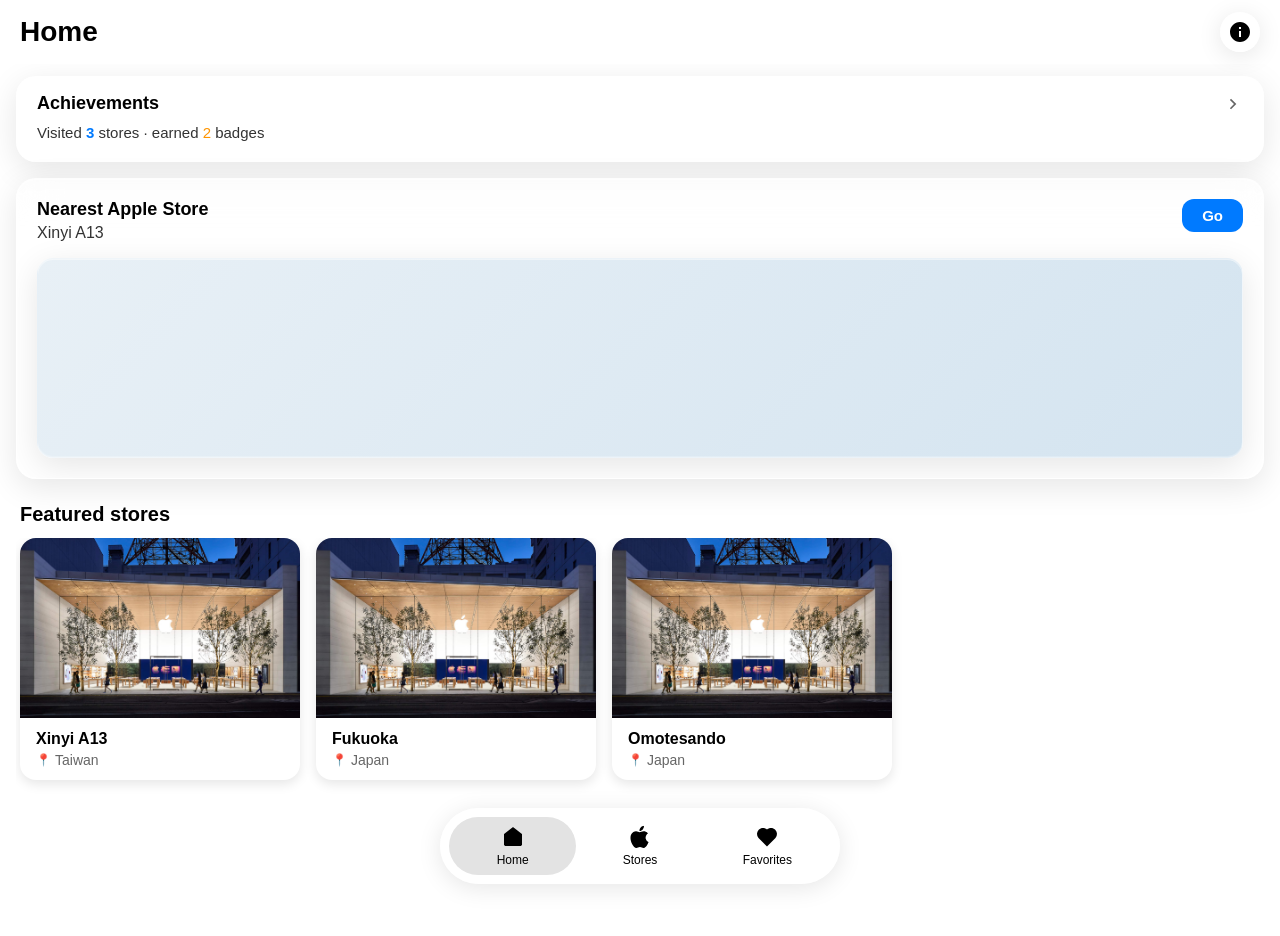
<file: index.html>
<!DOCTYPE html>
<html lang="en">
<head>
  <meta charset="UTF-8" />
  <meta name="viewport" content="width=device-width, initial-scale=1.0, user-scalable=no" />
  <meta name="theme-color" content="#ffffff" />
  <meta name="apple-mobile-web-app-capable" content="yes" />
  <meta name="apple-mobile-web-app-status-bar-style" content="default" />
  <meta name="apple-mobile-web-app-title" content="AStore Trip" />
  <!-- Google tag (gtag.js) -->
  <script async src="https://www.googletagmanager.com/gtag/js?id=G-RFGRNM7CJS"></script>
  <script>
    window.dataLayer = window.dataLayer || [];
    function gtag(){dataLayer.push(arguments);}
    gtag('js', new Date());
    gtag('config', 'G-RFGRNM7CJS');
  </script>
  <title>AStore Trip - Home</title>
  <link rel="icon" type="image/png" href="./assets/app_icon.png" />
  <link rel="apple-touch-icon" href="./assets/app_icon.png" />
  <link rel="manifest" href="./manifest.webmanifest" />
  <link rel="stylesheet" href="./css/base.css" />
  <link rel="stylesheet" href="./css/glass.css" />
  <link rel="stylesheet" href="./css/layout.css" />
  <link rel="stylesheet" href="./css/pwa-update.css" />
  <link rel="stylesheet" href="./css/pwa-install.css" />
</head>
<body>
  <!-- Header -->
  <header class="page-header">
    <h1 class="page-title">Home</h1>
    <a href="./about.html" class="info-btn" aria-label="About">
      <img src="./assets/icon/info.svg" alt="About" class="info-icon" />
    </a>
  </header>

  <main class="home-main">
    <!-- Achievement card -->
    <section class="achievement-card liquid-glass" onclick="openAchievementsSheet()">
      <div class="achievement-header">
        <span class="achievement-label">Achievements</span>
        <img src="./assets/icon/arrow_right.svg" alt="Go" class="achievement-arrow" />
      </div>
      <div class="achievement-stats">
        <span>Visited <span class="highlight-blue" id="visitedCount">3</span> stores · earned <span class="highlight-orange" id="badgeCount">2</span> badges</span>
      </div>
    </section>

    <!-- Classic product showcase -->
    <section class="product-showcase" style="display: none;">
      <div class="product-image-wrapper">
        <img id="productImage" src="./assets/placeholders/imac-1998.png" alt="Product" class="product-image" />
      </div>
      <div class="product-info">
        <div id="productYear" class="product-year">1998</div>
        <div id="productName" class="product-name">iMac</div>
      </div>
    </section>

    <!-- Nearest Apple Store -->
    <section class="nearest-store-card liquid-glass">
      <div class="nearest-store-header">
        <div>
          <h3 class="nearest-store-title">Nearest Apple Store</h3>
          <p class="nearest-store-subtitle">Xinyi A13</p>
        </div>
        <button class="go-btn">Go</button>
      </div>
      <div class="store-map-container">
        <div class="store-map liquid-glass" id="nearestStoreMapContainer">
          <!-- Google Map iframe injected by JavaScript -->
        </div>
      </div>
    </section>

    <!-- Featured stores -->
    <section class="featured-stores">
      <h3 class="featured-stores-title">Featured stores</h3>
      <div class="featured-stores-scroll" id="featuredList">
        <div class="featured-store-card">
          <img src="./assets/placeholders/store-1.jpg" alt="Xinyi A13" />
          <div class="featured-store-info">
            <h4>Xinyi A13</h4>
            <p><span class="pin-icon">📍</span> Taiwan</p>
          </div>
        </div>
        <div class="featured-store-card">
          <img src="assets/placeholders/store-1.jpg" alt="Fukuoka" />
          <div class="featured-store-info">
            <h4>Fukuoka</h4>
            <p><span class="pin-icon">📍</span> Japan</p>
          </div>
        </div>
        <div class="featured-store-card">
          <img src="assets/placeholders/store-1.jpg" alt="Omotesando" />
          <div class="featured-store-info">
            <h4>Omotesando</h4>
            <p><span class="pin-icon">📍</span> Japan</p>
          </div>
        </div>
      </div>
    </section>
  </main>

  <!-- Bottom navigation -->
  <nav class="bottom-nav liquid-glass">
    <a href="./index.html" class="nav-item active">
      <span class="nav-icon"><img src="./assets/icon/home.svg" alt="Home" /></span>
      <span class="nav-label">Home</span>
    </a>
    <a href="./stores.html" class="nav-item">
      <span class="nav-icon"><img src="./assets/icon/apple.svg" alt="Stores" /></span>
      <span class="nav-label">Stores</span>
    </a>
    <a href="./favorites.html" class="nav-item">
      <span class="nav-icon"><img src="./assets/icon/favorites.svg" alt="Favorites" /></span>
      <span class="nav-label">Favorites</span>
    </a>
  </nav>

  <script src="./js/data.js"></script>
  <script src="./js/main.js"></script>
  <script src="./js/pwa-update.js"></script>
  <script src="./js/pwa-install.js"></script>
  <script>
    // Register Service Worker for PWA
    if ('serviceWorker' in navigator) {
      window.addEventListener('load', () => {
        navigator.serviceWorker.register('./sw.js')
          .then(reg => console.log('Service Worker registered:', reg))
          .catch(err => console.error('Service Worker registration failed:', err));
      });
    }

    function openAchievementsSheet() {
      window.location.href = './achievements.html';
    }
  </script>
</body>
</html>
</file>
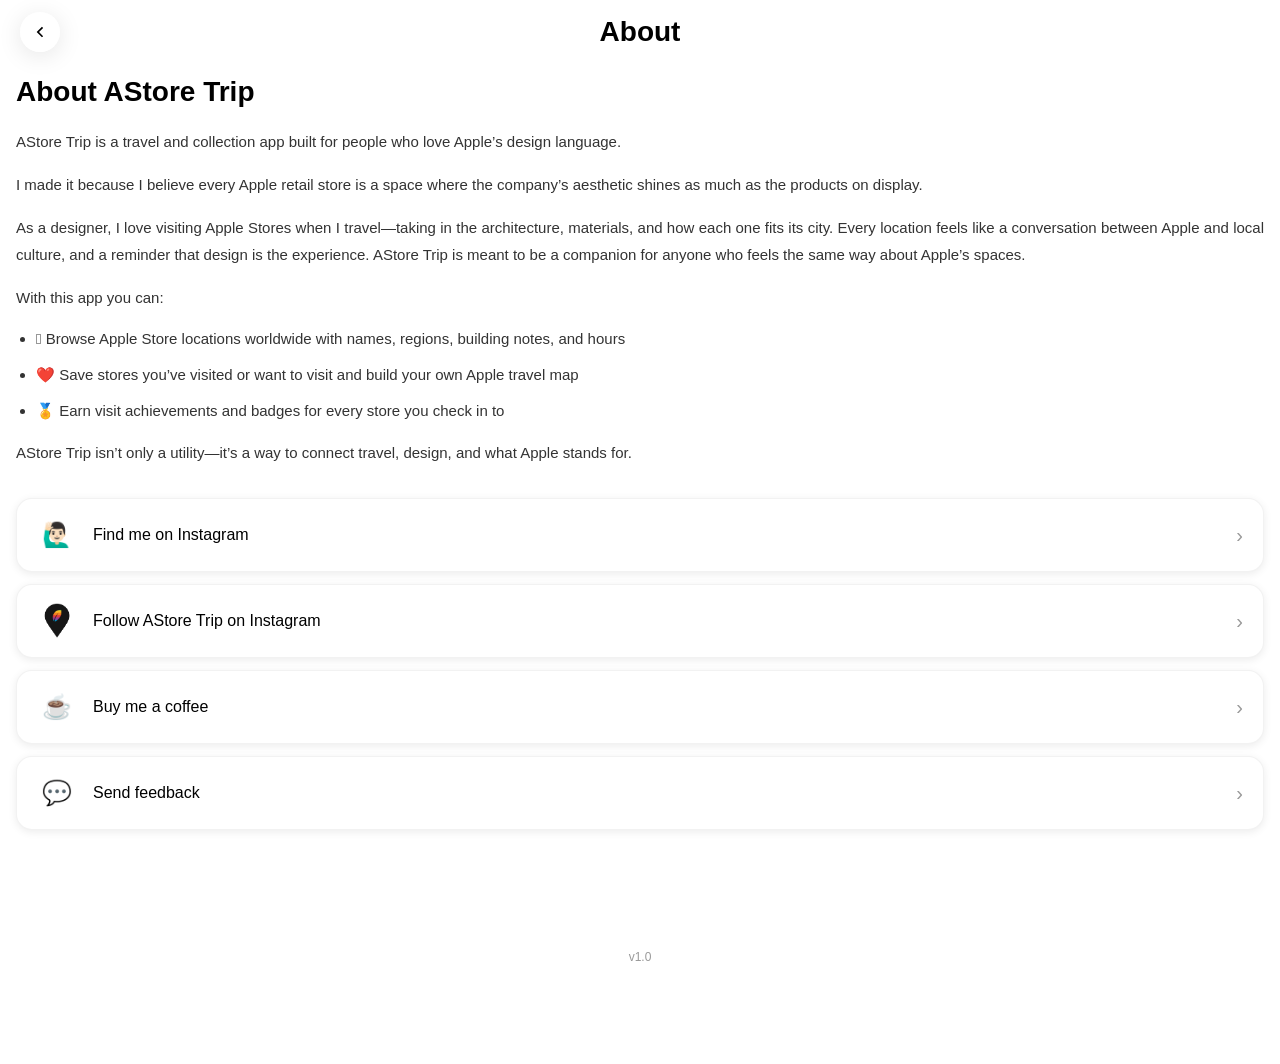
<file: about.html>
<!DOCTYPE html>
<html lang="en">
<head>
  <meta charset="UTF-8" />
  <meta name="viewport" content="width=device-width, initial-scale=1.0, user-scalable=no" />
  <meta name="theme-color" content="#ffffff" />
  <meta name="apple-mobile-web-app-capable" content="yes" />
  <meta name="apple-mobile-web-app-status-bar-style" content="default" />
  <meta name="apple-mobile-web-app-title" content="AStore Trip" />
  <!-- Google tag (gtag.js) -->
  <script async src="https://www.googletagmanager.com/gtag/js?id=G-RFGRNM7CJS"></script>
  <script>
    window.dataLayer = window.dataLayer || [];
    function gtag(){dataLayer.push(arguments);}
    gtag('js', new Date());
    gtag('config', 'G-RFGRNM7CJS');
  </script>
  <title>AStore Trip - About</title>
  <link rel="icon" type="image/png" href="./assets/app_icon.png" />
  <link rel="apple-touch-icon" href="./assets/app_icon.png" />
  <link rel="manifest" href="./manifest.webmanifest" />
  <link rel="stylesheet" href="./css/base.css" />
  <link rel="stylesheet" href="./css/glass.css" />
  <link rel="stylesheet" href="./css/layout.css" />
  <link rel="stylesheet" href="./css/pwa-update.css" />
  <link rel="stylesheet" href="./css/pwa-install.css" />
</head>
<body>
  <!-- Header -->
  <header class="page-header">
    <a class="back-btn" href="./index.html" aria-label="Back">
      <img src="./assets/icon/arrow_left.svg" alt="Back" class="back-icon" />
    </a>
    <h1 class="page-title" style="flex: 1; text-align: center;">About</h1>
    <div style="width: 40px;"></div>
  </header>

  <main class="about-main">
    <section class="about-section">
      <h2 class="about-title">About AStore Trip</h2>
      <div class="about-content">
        <p>AStore Trip is a travel and collection app built for people who love Apple’s design language.</p>
        <p>I made it because I believe every Apple retail store is a space where the company’s aesthetic shines as much as the products on display.</p>
        <p>As a designer, I love visiting Apple Stores when I travel—taking in the architecture, materials, and how each one fits its city. Every location feels like a conversation between Apple and local culture, and a reminder that design is the experience. AStore Trip is meant to be a companion for anyone who feels the same way about Apple’s spaces.</p>
        <p>With this app you can:</p>
        <ul class="about-features">
          <li> Browse Apple Store locations worldwide with names, regions, building notes, and hours</li>
          <li>❤️ Save stores you’ve visited or want to visit and build your own Apple travel map</li>
          <li>🏅 Earn visit achievements and badges for every store you check in to</li>
        </ul>
        <p>AStore Trip isn’t only a utility—it’s a way to connect travel, design, and what Apple stands for.</p>
      </div>
    </section>

    <section class="about-links">
      <a href="https://instagram.com/jerry10jerry10" target="_blank" rel="noopener" class="link-card">
        <div class="link-icon">🙋🏻‍♂️</div>
        <div class="link-content">
          <h3 class="link-title">Find me on Instagram</h3>
        </div>
        <div class="link-arrow">›</div>
      </a>
      <a href="https://www.instagram.com/astoretrip" target="_blank" rel="noopener" class="link-card">
        <div class="link-icon">
          <img src="./assets/app_icon.png" alt="" width="40" height="40" class="link-icon-app" />
        </div>
        <div class="link-content">
          <h3 class="link-title">Follow AStore Trip on Instagram</h3>
        </div>
        <div class="link-arrow">›</div>
      </a>
      <a href="https://buymeacoffee.com/jerryjhang" target="_blank" rel="noopener" class="link-card">
        <div class="link-icon">☕</div>
        <div class="link-content">
          <h3 class="link-title">Buy me a coffee</h3>
        </div>
        <div class="link-arrow">›</div>
      </a>
      <a href="https://forms.gle/gA3AZcMZrPBkQu5i9" target="_blank" rel="noopener" class="link-card">
        <div class="link-icon">💬</div>
        <div class="link-content">
          <h3 class="link-title">Send feedback</h3>
        </div>
        <div class="link-arrow">›</div>
      </a>
    </section>
  </main>

  <div class="app-version" id="appVersion"></div>

  <script src="./js/data.js"></script>
  <script src="./js/pwa-update.js"></script>
  <script src="./js/pwa-install.js"></script>
  <script>
    if ('serviceWorker' in navigator) {
      window.addEventListener('load', () => {
        navigator.serviceWorker.register('./sw.js')
          .then(reg => console.log('Service Worker registered:', reg))
          .catch(err => console.error('Service Worker registration failed:', err));
      });
    }

    async function displayVersion() {
      try {
        const response = await fetch('./sw.js');
        const text = await response.text();
        const versionMatch = text.match(/const APP_VERSION = ['"]([^'"]+)['"]/);
        if (versionMatch && versionMatch[1]) {
          const versionEl = document.getElementById('appVersion');
          if (versionEl) {
            versionEl.textContent = versionMatch[1];
          }
        }
      } catch (error) {
        console.error('Failed to load version:', error);
        const versionEl = document.getElementById('appVersion');
        if (versionEl) {
          versionEl.textContent = 'v1.0';
        }
      }
    }

    displayVersion();
  </script>
</body>
</html>
</file>
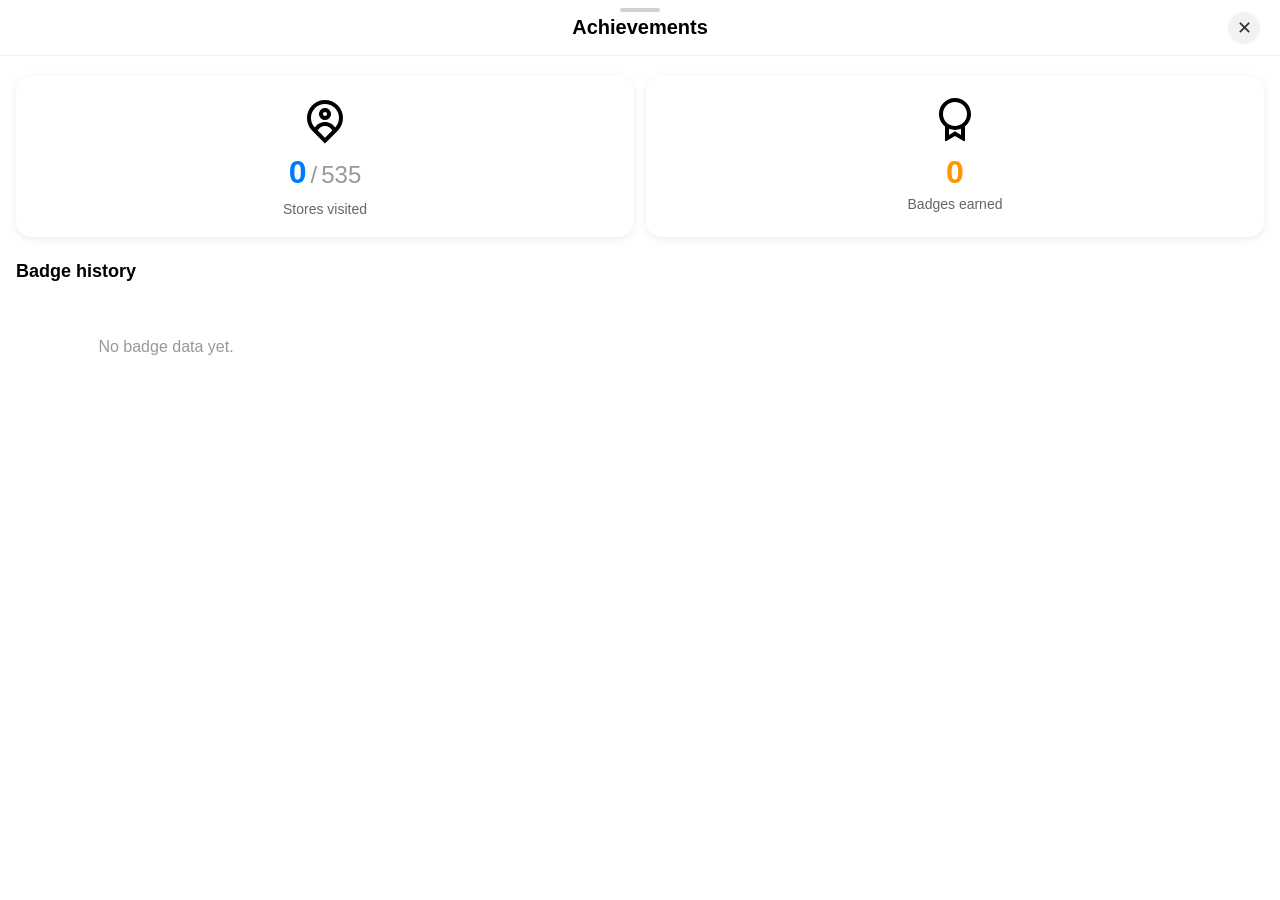
<file: achievements.html>
<!DOCTYPE html>
<html lang="en">
<head>
  <meta charset="UTF-8" />
  <meta name="viewport" content="width=device-width, initial-scale=1.0, user-scalable=no" />
  <meta name="theme-color" content="#ffffff" />
  <meta name="apple-mobile-web-app-capable" content="yes" />
  <meta name="apple-mobile-web-app-status-bar-style" content="default" />
  <meta name="apple-mobile-web-app-title" content="AStore Trip" />
  <!-- Google tag (gtag.js) -->
  <script async src="https://www.googletagmanager.com/gtag/js?id=G-RFGRNM7CJS"></script>
  <script>
    window.dataLayer = window.dataLayer || [];
    function gtag(){dataLayer.push(arguments);}
    gtag('js', new Date());
    gtag('config', 'G-RFGRNM7CJS');
  </script>
  <title>AStore Trip - Achievements</title>
  <link rel="icon" type="image/png" href="./assets/app_icon.png" />
  <link rel="apple-touch-icon" href="./assets/app_icon.png" />
  <link rel="manifest" href="./manifest.webmanifest" />
  <link rel="stylesheet" href="./css/base.css" />
  <link rel="stylesheet" href="./css/glass.css" />
  <link rel="stylesheet" href="./css/layout.css" />
  <link rel="stylesheet" href="./css/pwa-update.css" />
  <link rel="stylesheet" href="./css/pwa-install.css" />
</head>
<body>
  <div class="sheet-backdrop" id="sheetBackdrop"></div>

  <div class="achievement-sheet" id="achievementSheet">
    <div class="sheet-header">
      <div class="sheet-handle"></div>
      <h1 class="sheet-title">Achievements</h1>
      <button class="sheet-close-btn" id="sheetCloseBtn" aria-label="Close">
        <span class="close-icon">✕</span>
      </button>
    </div>

    <main class="achievements-main">
      <section class="achievement-summary">
        <div class="summary-cards">
          <div class="summary-card">
            <div class="summary-icon">
              <img src="./assets/icon/Checkin.svg" alt="Stores visited" />
            </div>
            <div class="summary-number-row">
              <div class="summary-card__number highlight-blue" id="achVisitedCount">3</div>
              <div class="summary-card__divider">/</div>
              <div class="summary-card__total">535</div>
            </div>
            <div class="summary-card__label">Stores visited</div>
          </div>
          <div class="summary-card">
            <div class="summary-icon">
              <img src="./assets/icon/Achievement.svg" alt="Badges earned" />
            </div>
            <div class="summary-card__number highlight-orange" id="achBadgeCount">2</div>
            <div class="summary-card__label">Badges earned</div>
          </div>
        </div>
      </section>

      <section class="historical-achievements">
        <h2 class="section-title">Badge history</h2>
        <div class="country-flags-grid" id="countryFlagsGrid">
          <div class="medals-loading" id="medalsLoading">
            <div class="loading-spinner"></div>
            <div class="loading-text">Loading…</div>
          </div>
        </div>
      </section>
    </main>
  </div>

  <script src="./js/data.js"></script>
  <script src="./js/achievements.js"></script>
  <script src="./js/pwa-update.js"></script>
  <script src="./js/pwa-install.js"></script>
  <script>
    document.addEventListener('DOMContentLoaded', () => {
      const sheet = document.getElementById('achievementSheet');
      const backdrop = document.getElementById('sheetBackdrop');
      const closeBtn = document.getElementById('sheetCloseBtn');

      setTimeout(() => {
        sheet.classList.add('show');
        backdrop.classList.add('show');
      }, 10);

      function closeSheet() {
        sheet.classList.remove('show');
        backdrop.classList.remove('show');
        setTimeout(() => {
          window.history.back();
        }, 300);
      }

      if (closeBtn) {
        closeBtn.addEventListener('click', closeSheet);
      }

      if (backdrop) {
        backdrop.addEventListener('click', closeSheet);
      }

      if (window.AchievementsPage) {
        window.AchievementsPage.init();
      }

      if ('serviceWorker' in navigator) {
        navigator.serviceWorker.register('./sw.js')
          .then(reg => console.log('Service Worker registered:', reg))
          .catch(err => console.error('Service Worker registration failed:', err));
      }
    });
  </script>
</body>
</html>
</file>
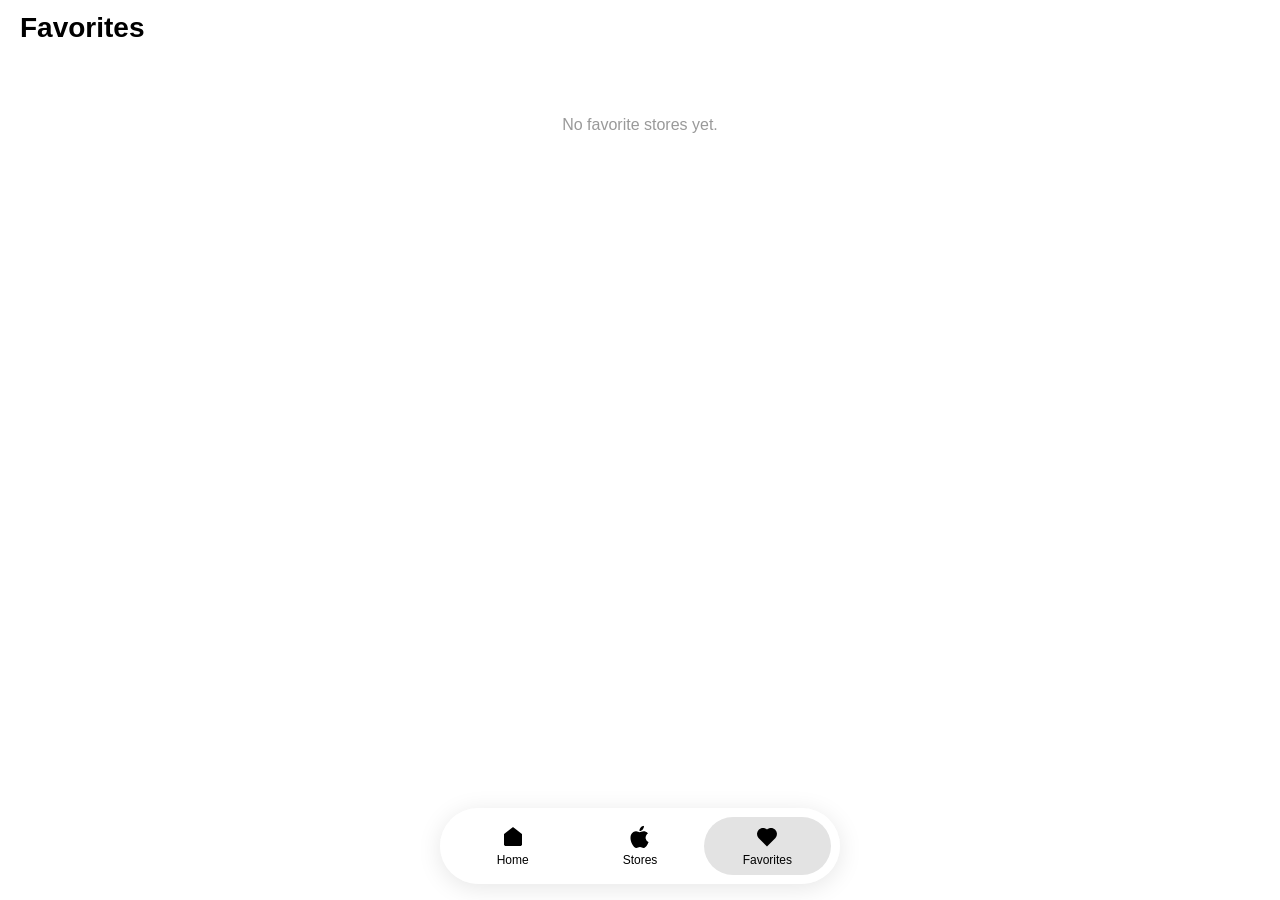
<file: favorites.html>
<!DOCTYPE html>
<html lang="en">
<head>
  <meta charset="UTF-8" />
  <meta name="viewport" content="width=device-width, initial-scale=1.0, user-scalable=no" />
  <meta name="theme-color" content="#ffffff" />
  <meta name="apple-mobile-web-app-capable" content="yes" />
  <meta name="apple-mobile-web-app-status-bar-style" content="default" />
  <meta name="apple-mobile-web-app-title" content="AStore Trip" />
  <!-- Google tag (gtag.js) -->
  <script async src="https://www.googletagmanager.com/gtag/js?id=G-RFGRNM7CJS"></script>
  <script>
    window.dataLayer = window.dataLayer || [];
    function gtag(){dataLayer.push(arguments);}
    gtag('js', new Date());
    gtag('config', 'G-RFGRNM7CJS');
  </script>
  <title>AStore Trip - Favorites</title>
  <link rel="icon" type="image/png" href="./assets/app_icon.png" />
  <link rel="apple-touch-icon" href="./assets/app_icon.png" />
  <link rel="manifest" href="./manifest.webmanifest" />
  <link rel="stylesheet" href="./css/base.css" />
  <link rel="stylesheet" href="./css/glass.css" />
  <link rel="stylesheet" href="./css/layout.css" />
  <link rel="stylesheet" href="./css/pwa-update.css" />
  <link rel="stylesheet" href="./css/pwa-install.css" />
</head>
<body>
  <header class="page-header">
    <h1 class="page-title">Favorites</h1>
  </header>

  <main class="favorites-main">
    <div class="favorites-grid" id="favoritesGrid">
    </div>
  </main>

  <nav class="bottom-nav liquid-glass">
    <a href="./index.html" class="nav-item">
      <span class="nav-icon"><img src="./assets/icon/home.svg" alt="Home" /></span>
      <span class="nav-label">Home</span>
    </a>
    <a href="./stores.html" class="nav-item">
      <span class="nav-icon"><img src="./assets/icon/apple.svg" alt="Stores" /></span>
      <span class="nav-label">Stores</span>
    </a>
    <a href="./favorites.html" class="nav-item active">
      <span class="nav-icon"><img src="./assets/icon/favorites.svg" alt="Favorites" /></span>
      <span class="nav-label">Favorites</span>
    </a>
  </nav>

  <script src="./js/data.js"></script>
  <script src="./js/favorites.js"></script>
  <script src="./js/pwa-update.js"></script>
  <script src="./js/pwa-install.js"></script>
  <script>
    if ('serviceWorker' in navigator) {
      window.addEventListener('load', () => {
        navigator.serviceWorker.register('./sw.js')
          .then(reg => console.log('Service Worker registered:', reg))
          .catch(err => console.error('Service Worker registration failed:', err));
      });
    }
  </script>
</body>
</html>
</file>
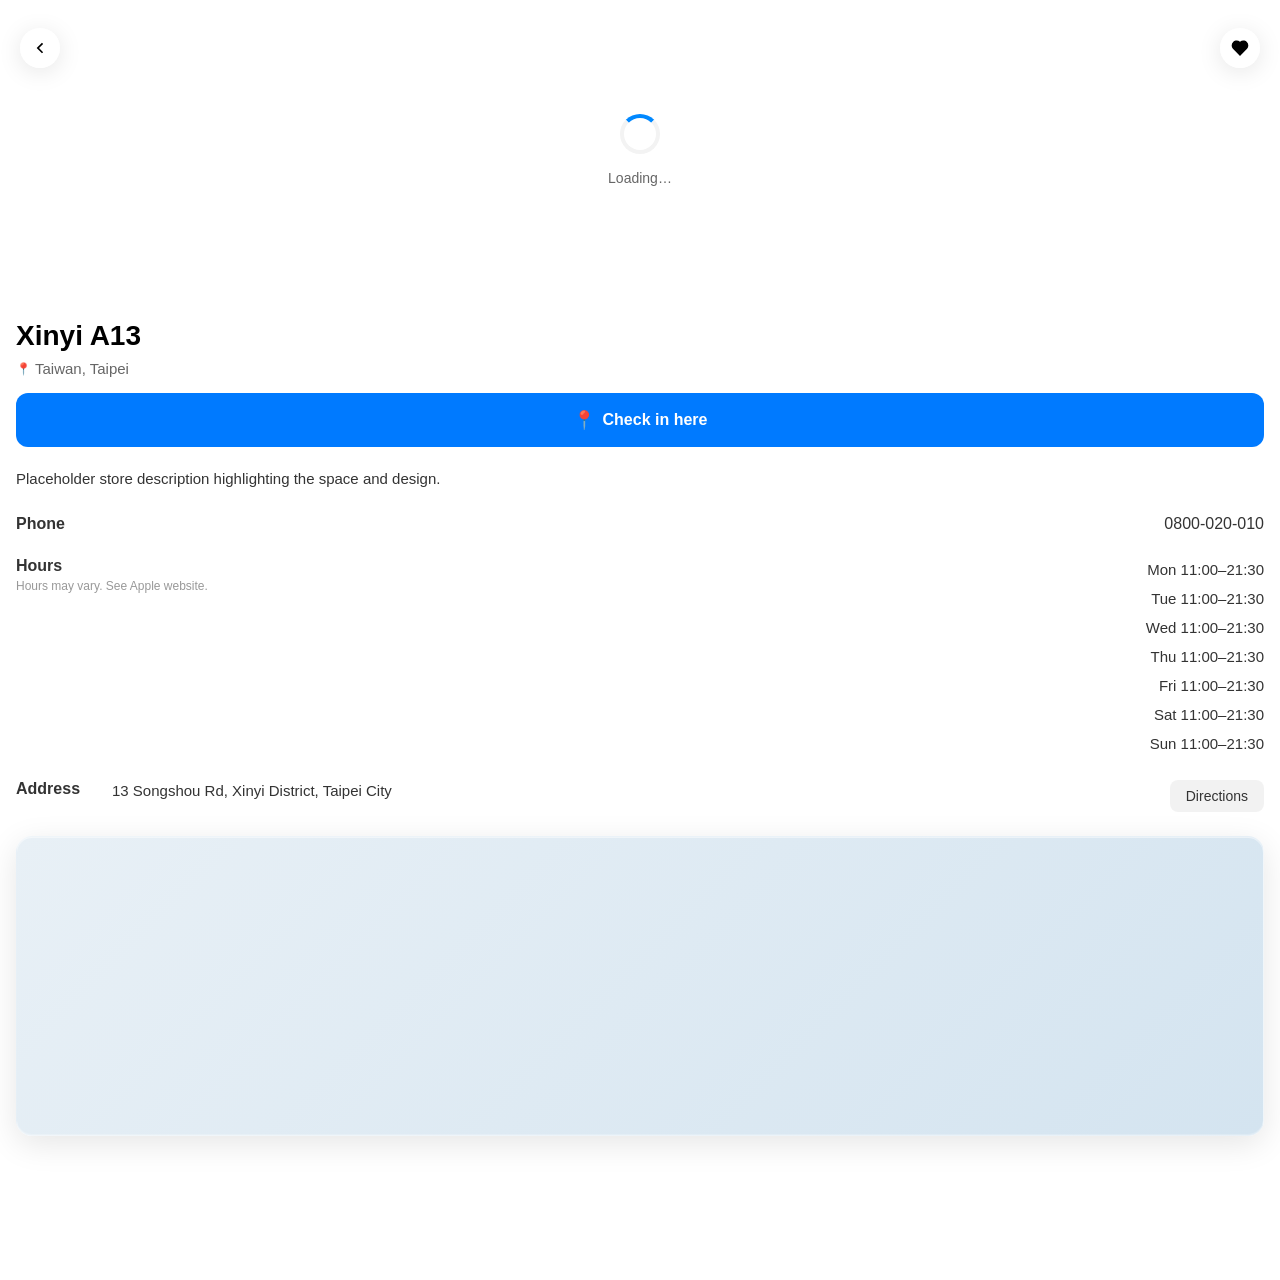
<file: storepage.html>
<!DOCTYPE html>
<html lang="en">
<head>
  <meta charset="UTF-8" />
  <meta name="viewport" content="width=device-width, initial-scale=1.0, user-scalable=no" />
  <meta name="theme-color" content="#ffffff" />
  <meta name="apple-mobile-web-app-capable" content="yes" />
  <meta name="apple-mobile-web-app-status-bar-style" content="default" />
  <meta name="apple-mobile-web-app-title" content="AStore Trip" />
  <!-- Google tag (gtag.js) -->
  <script async src="https://www.googletagmanager.com/gtag/js?id=G-RFGRNM7CJS"></script>
  <script>
    window.dataLayer = window.dataLayer || [];
    function gtag(){dataLayer.push(arguments);}
    gtag('js', new Date());
    gtag('config', 'G-RFGRNM7CJS');
  </script>
  <title>AStore Trip - Store</title>
  <link rel="icon" type="image/png" href="./assets/app_icon.png" />
  <link rel="apple-touch-icon" href="./assets/app_icon.png" />
  <link rel="manifest" href="./manifest.webmanifest" />
  <link rel="stylesheet" href="./css/base.css" />
  <link rel="stylesheet" href="./css/glass.css" />
  <link rel="stylesheet" href="./css/layout.css" />
  <link rel="stylesheet" href="./css/pwa-update.css" />
  <link rel="stylesheet" href="./css/pwa-install.css" />
</head>
<body>
  <header class="store-header">
    <a class="back-btn" href="./stores.html" aria-label="Back">
      <img src="./assets/icon/arrow_left.svg" alt="Back" class="back-icon" />
    </a>
    <button class="favorite-header-btn" id="headerFavoriteBtn" aria-label="Favorite">
      <img src="./assets/icon/favorites.svg" alt="Favorite" class="favorite-icon" id="headerFavoriteIcon" />
    </button>
  </header>

  <main class="storepage-main">
    <section class="store-hero">
      <div class="carousel-container" id="carouselContainer">
        <div class="carousel-loading" id="carouselLoading">
          <div class="loading-spinner"></div>
          <div class="loading-text">Loading…</div>
        </div>
        <div class="carousel-track" id="carouselTrack">
        </div>
      </div>
      <div class="carousel-indicators" id="carouselIndicators">
      </div>
    </section>

    <section class="store-title-section">
      <h2 id="storeName" class="store-name">Xinyi A13</h2>
      <p class="store-location">
        <span class="pin-icon">📍</span>
        <span id="storeLocation">Taiwan, Taipei</span>
      </p>
    </section>

    <section class="checkin-section">
      <button id="btnCheckin" class="checkin-btn">
        <span class="checkin-icon">📍</span>
        <span class="checkin-text">Check in here</span>
      </button>
      <div class="checkin-success" id="checkinSuccess" style="display: none;">
        <div class="checkin-success-row">
          <button class="checkin-btn checkin-btn-success">
            <span class="checkin-icon">✓</span>
            <span class="checkin-text">Checked in</span>
          </button>
          <button id="btnVerifyLocation" class="verify-location-btn" style="display: none;" aria-label="Verify location">
            <img src="./assets/icon/gpscheck.svg" alt="Verify location" class="verify-icon" />
          </button>
        </div>
        <p class="checkin-date" id="checkinDate">
          <span id="checkinDateText"></span>
          <img id="verifiedBadge" src="./assets/icon/badge.svg" alt="Verified" class="verified-badge" style="display: none;" />
        </p>
      </div>
    </section>

    <div class="toast" id="toast" style="display: none;">
      <span id="toastMessage"></span>
    </div>

    <div class="medal-congrats-modal" id="medalCongratsModal" style="display: none;">
      <div class="medal-congrats-backdrop"></div>
      <div class="medal-congrats-content">
        <h3 class="medal-congrats-title">You earned a new badge!</h3>
        <div class="medal-congrats-medal" id="medalCongratsMedal">
        </div>
        <p class="medal-congrats-name" id="medalCongratsName"></p>
        <div class="medal-congrats-actions">
          <button class="medal-congrats-btn secondary" id="medalCongratsClose">OK</button>
          <button class="medal-congrats-btn primary" id="medalCongratsView">View achievements</button>
        </div>
      </div>
    </div>

    <section class="store-description">
      <p id="storeDesc">Placeholder store description highlighting the space and design.</p>
    </section>

    <section class="store-contact">
      <div class="info-row">
        <h3 class="section-label">Phone</h3>
        <p class="contact-phone" id="storePhone">0800-020-010</p>
      </div>
    </section>

    <section class="store-hours-section">
      <div class="info-row">
        <div class="section-label-wrapper">
          <h3 class="section-label">Hours</h3>
          <p class="hours-note">Hours may vary. See Apple website.</p>
        </div>
        <div class="hours-list" id="storeHours">
          <div class="hours-item">Mon 11:00–21:30</div>
          <div class="hours-item">Tue 11:00–21:30</div>
          <div class="hours-item">Wed 11:00–21:30</div>
          <div class="hours-item">Thu 11:00–21:30</div>
          <div class="hours-item">Fri 11:00–21:30</div>
          <div class="hours-item">Sat 11:00–21:30</div>
          <div class="hours-item">Sun 11:00–21:30</div>
        </div>
      </div>
    </section>

    <section class="store-address-section">
      <div class="info-row">
        <h3 class="section-label">Address</h3>
        <div class="address-content">
          <p class="store-address" id="storeAddress">13 Songshou Rd, Xinyi District, Taipei City</p>
          <a id="btnNavigate" class="navigate-btn" href="#" target="_blank" rel="noopener">Directions</a>
        </div>
      </div>
    </section>

    <section class="store-map-section">
      <div class="store-map liquid-glass" id="storeMapContainer">
      </div>
    </section>
  </main>

  <script src="./js/data.js"></script>
  <script src="./js/storeDetail.js"></script>
  <script src="./js/pwa-update.js"></script>
  <script src="./js/pwa-install.js"></script>
  <script>
    if ('serviceWorker' in navigator) {
      window.addEventListener('load', () => {
        navigator.serviceWorker.register('./sw.js')
          .then(reg => console.log('Service Worker registered:', reg))
          .catch(err => console.error('Service Worker registration failed:', err));
      });
    }

    if (window.StoreDetailPage) {
      window.StoreDetailPage.init();
    }
  </script>
</body>
</html>
</file>
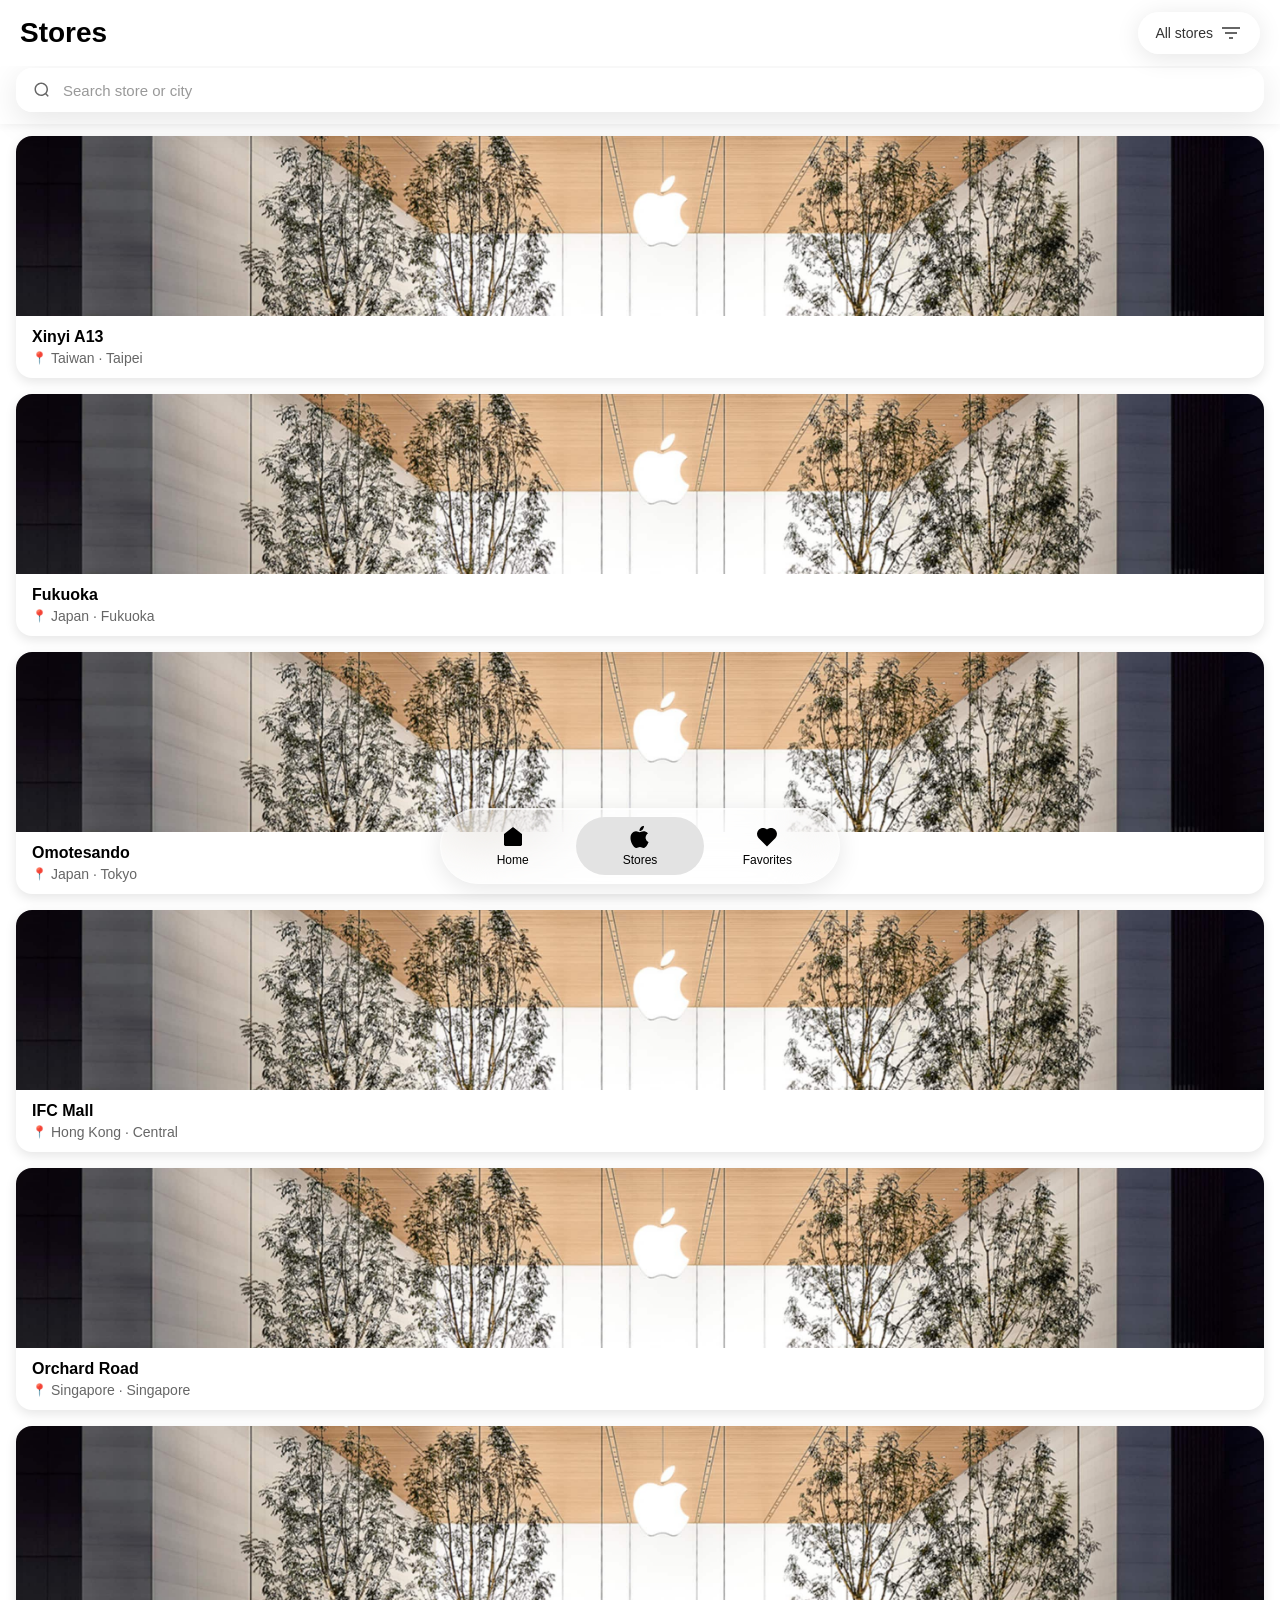
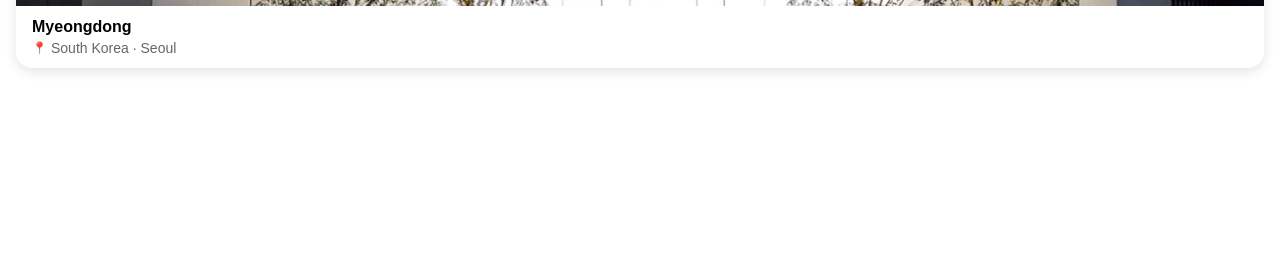
<file: stores.html>
<!DOCTYPE html>
<html lang="en">
<head>
  <meta charset="UTF-8" />
  <meta name="viewport" content="width=device-width, initial-scale=1.0, user-scalable=no" />
  <meta name="theme-color" content="#ffffff" />
  <meta name="apple-mobile-web-app-capable" content="yes" />
  <meta name="apple-mobile-web-app-status-bar-style" content="default" />
  <meta name="apple-mobile-web-app-title" content="AStore Trip" />
  <!-- Google tag (gtag.js) -->
  <script async src="https://www.googletagmanager.com/gtag/js?id=G-RFGRNM7CJS"></script>
  <script>
    window.dataLayer = window.dataLayer || [];
    function gtag(){dataLayer.push(arguments);}
    gtag('js', new Date());
    gtag('config', 'G-RFGRNM7CJS');
  </script>
  <title>AStore Trip - Stores</title>
  <link rel="icon" type="image/png" href="./assets/app_icon.png" />
  <link rel="apple-touch-icon" href="./assets/app_icon.png" />
  <link rel="manifest" href="./manifest.webmanifest" />
  <link rel="stylesheet" href="./css/base.css" />
  <link rel="stylesheet" href="./css/glass.css" />
  <link rel="stylesheet" href="./css/layout.css" />
  <link rel="stylesheet" href="./css/pwa-update.css" />
  <link rel="stylesheet" href="./css/pwa-install.css" />
</head>
<body>
  <header class="page-header">
    <h1 class="page-title">Stores</h1>
    <div class="header-actions">
      <button class="filter-btn" id="filterBtn" aria-label="Filter">
        <span class="filter-text">All stores</span>
        <img src="./assets/icon/filter.svg" alt="Filter" class="filter-icon" />
      </button>
      <div class="filter-dropdown" id="filterDropdown">
        <div class="dropdown-item active" data-region="all">
          <span>All stores</span>
          <span class="check-icon">✓</span>
        </div>
        <div class="dropdown-item" data-region="tw">
          <span>Taiwan</span>
          <span class="check-icon" style="display: none;">✓</span>
        </div>
        <div class="dropdown-item" data-region="au">
          <span>Australia</span>
          <span class="check-icon" style="display: none;">✓</span>
        </div>
        <div class="dropdown-item" data-region="at">
          <span>Austria</span>
          <span class="check-icon" style="display: none;">✓</span>
        </div>
        <div class="dropdown-item" data-region="be">
          <span>Belgium</span>
          <span class="check-icon" style="display: none;">✓</span>
        </div>
        <div class="dropdown-item" data-region="br">
          <span>Brazil</span>
          <span class="check-icon" style="display: none;">✓</span>
        </div>
        <div class="dropdown-item" data-region="ca">
          <span>Canada</span>
          <span class="check-icon" style="display: none;">✓</span>
        </div>
        <div class="dropdown-item" data-region="cn">
          <span>Mainland China</span>
          <span class="check-icon" style="display: none;">✓</span>
        </div>
        <div class="dropdown-item" data-region="fr">
          <span>France</span>
          <span class="check-icon" style="display: none;">✓</span>
        </div>
        <div class="dropdown-item" data-region="de">
          <span>Germany</span>
          <span class="check-icon" style="display: none;">✓</span>
        </div>
        <div class="dropdown-item" data-region="hk">
          <span>Hong Kong</span>
          <span class="check-icon" style="display: none;">✓</span>
        </div>
        <div class="dropdown-item" data-region="in">
          <span>India</span>
          <span class="check-icon" style="display: none;">✓</span>
        </div>
        <div class="dropdown-item" data-region="it">
          <span>Italy</span>
          <span class="check-icon" style="display: none;">✓</span>
        </div>
        <div class="dropdown-item" data-region="jp">
          <span>Japan</span>
          <span class="check-icon" style="display: none;">✓</span>
        </div>
        <div class="dropdown-item" data-region="mo">
          <span>Macau</span>
          <span class="check-icon" style="display: none;">✓</span>
        </div>
        <div class="dropdown-item" data-region="my">
          <span>Malaysia</span>
          <span class="check-icon" style="display: none;">✓</span>
        </div>
        <div class="dropdown-item" data-region="mx">
          <span>Mexico</span>
          <span class="check-icon" style="display: none;">✓</span>
        </div>
        <div class="dropdown-item" data-region="nl">
          <span>Netherlands</span>
          <span class="check-icon" style="display: none;">✓</span>
        </div>
        <div class="dropdown-item" data-region="sg">
          <span>Singapore</span>
          <span class="check-icon" style="display: none;">✓</span>
        </div>
        <div class="dropdown-item" data-region="kr">
          <span>South Korea</span>
          <span class="check-icon" style="display: none;">✓</span>
        </div>
        <div class="dropdown-item" data-region="es">
          <span>Spain</span>
          <span class="check-icon" style="display: none;">✓</span>
        </div>
        <div class="dropdown-item" data-region="se">
          <span>Sweden</span>
          <span class="check-icon" style="display: none;">✓</span>
        </div>
        <div class="dropdown-item" data-region="ch">
          <span>Switzerland</span>
          <span class="check-icon" style="display: none;">✓</span>
        </div>
        <div class="dropdown-item" data-region="th">
          <span>Thailand</span>
          <span class="check-icon" style="display: none;">✓</span>
        </div>
        <div class="dropdown-item" data-region="tr">
          <span>Turkey</span>
          <span class="check-icon" style="display: none;">✓</span>
        </div>
        <div class="dropdown-item" data-region="ae">
          <span>United Arab Emirates</span>
          <span class="check-icon" style="display: none;">✓</span>
        </div>
        <div class="dropdown-item" data-region="us">
          <span>United States</span>
          <span class="check-icon" style="display: none;">✓</span>
        </div>
        <div class="dropdown-item" data-region="gb">
          <span>United Kingdom</span>
          <span class="check-icon" style="display: none;">✓</span>
        </div>
      </div>
    </div>
  </header>

  <main class="stores-main">
    <div class="search-container">
      <div class="search-bar liquid-glass">
        <img src="./assets/icon/search.svg" alt="Search" class="search-icon" />
        <input 
          type="text" 
          id="storeSearch" 
          class="search-input" 
          placeholder="Search store or city"
        />
      </div>
    </div>

    <div class="stores-list-container">
      <div class="stores-loading" id="storesLoading">
        <div class="loading-spinner"></div>
        <div class="loading-text">Loading…</div>
      </div>
      <div class="stores-list" id="storesList" style="display: none;">
      </div>
    </div>
  </main>

  <nav class="bottom-nav liquid-glass">
    <a href="./index.html" class="nav-item">
      <span class="nav-icon"><img src="./assets/icon/home.svg" alt="Home" /></span>
      <span class="nav-label">Home</span>
    </a>
    <a href="./stores.html" class="nav-item active">
      <span class="nav-icon"><img src="./assets/icon/apple.svg" alt="Stores" /></span>
      <span class="nav-label">Stores</span>
    </a>
    <a href="./favorites.html" class="nav-item">
      <span class="nav-icon"><img src="./assets/icon/favorites.svg" alt="Favorites" /></span>
      <span class="nav-label">Favorites</span>
    </a>
  </nav>

  <script src="./js/data.js"></script>
  <script src="./js/stores.js"></script>
  <script src="./js/pwa-update.js"></script>
  <script src="./js/pwa-install.js"></script>
  <script>
    document.addEventListener('DOMContentLoaded', async () => {
      if (window.StoresPage) {
        await window.StoresPage.init();
      }
    });

    const filterBtn = document.getElementById('filterBtn');
    const filterDropdown = document.getElementById('filterDropdown');
    const filterText = filterBtn.querySelector('.filter-text');

    filterBtn.addEventListener('click', (e) => {
      e.stopPropagation();
      filterDropdown.classList.toggle('show');
    });

    document.addEventListener('click', (e) => {
      if (!filterBtn.contains(e.target) && !filterDropdown.contains(e.target)) {
        filterDropdown.classList.remove('show');
      }
    });

    const dropdownItems = filterDropdown.querySelectorAll('.dropdown-item');
    dropdownItems.forEach(item => {
      item.addEventListener('click', () => {
        dropdownItems.forEach(i => {
          i.classList.remove('active');
          const checkIcon = i.querySelector('.check-icon');
          if (checkIcon) checkIcon.style.display = 'none';
        });
        
        item.classList.add('active');
        const checkIcon = item.querySelector('.check-icon');
        if (checkIcon) checkIcon.style.display = 'inline';
        
        const region = item.getAttribute('data-region');
        const itemText = item.querySelector('span:first-child').textContent.trim();
        filterText.textContent = itemText;
        filterDropdown.classList.remove('show');
        
        if (window.StoresPage && window.StoresPage.filterByRegion) {
          window.StoresPage.filterByRegion(region);
        }
      });
    });

    if ('serviceWorker' in navigator) {
      window.addEventListener('load', () => {
        navigator.serviceWorker.register('./sw.js')
          .then(reg => console.log('Service Worker registered:', reg))
          .catch(err => console.error('Service Worker registration failed:', err));
      });
    }
  </script>
</body>
</html>
</file>
<file: css/base.css>
* { box-sizing: border-box; margin: 0; padding: 0; font-family: -apple-system, BlinkMacSystemFont, "Helvetica Neue", sans-serif; }
body {
  background: #ffffff;
  color: #333;
  min-height: 100vh;
  padding-bottom: 80px;
  position: relative;
}
img { max-width: 100%; border-radius: 12px; }
a { text-decoration: none; color: inherit; }
h1, h2, h3 { margin-bottom: 8px; }
</file>
<file: css/glass.css>
.glass {
  background: rgba(255, 255, 255, 0.18);
  backdrop-filter: blur(16px) saturate(120%);
  -webkit-backdrop-filter: blur(16px) saturate(120%);
  border: 1px solid rgba(255, 255, 255, 0.28);
  border-radius: 18px;
  box-shadow: 0 4px 20px rgba(0, 0, 0, 0.1);
  padding: 12px;
  margin: 8px;
}

/* Liquid Glass 效果 - 更強烈的玻璃擬物風格 */
.liquid-glass {
  background: rgba(255, 255, 255, 0.25);
  backdrop-filter: blur(20px) saturate(180%);
  -webkit-backdrop-filter: blur(20px) saturate(180%);
  border: 1px solid rgba(255, 255, 255, 0.4);
  border-radius: 20px;
  box-shadow: 
    0 8px 32px rgba(0, 0, 0, 0.1),
    inset 0 1px 0 rgba(255, 255, 255, 0.5),
    inset 0 -1px 0 rgba(255, 255, 255, 0.2);
  position: relative;
  overflow: hidden;
}

.liquid-glass::before {
  content: '';
  position: absolute;
  top: 0;
  left: -100%;
  width: 100%;
  height: 100%;
  background: linear-gradient(
    90deg,
    transparent,
    rgba(255, 255, 255, 0.3),
    transparent
  );
  transition: left 0.5s;
}

.liquid-glass:hover::before {
  left: 100%;
}

/* 底部導覽列的液態玻璃效果 */
.bottom-nav.liquid-glass {
  background: rgba(255, 255, 255, 0.3);
  backdrop-filter: blur(30px) saturate(200%);
  -webkit-backdrop-filter: blur(30px) saturate(200%);
  border: 1px solid rgba(255, 255, 255, 0.5);
  border-radius: 999px;
  box-shadow: 
    0 4px 24px rgba(0, 0, 0, 0.1),
    inset 0 1px 0 rgba(255, 255, 255, 0.6);
}
</file>
<file: css/layout.css>
.header {
  text-align: center;
  position: sticky;
  top: 0;
  padding: 10px 0;
}

/* 狀態列 */
.status-bar {
  display: flex;
  justify-content: space-between;
  align-items: center;
  padding: 8px 20px;
  font-size: 14px;
  font-weight: 600;
  color: #000;
}

.status-icons {
  display: flex;
  gap: 4px;
}

.status-icon {
  font-size: 12px;
}

/* 頁面 Header */
.page-header {
  display: flex;
  justify-content: space-between;
  align-items: center;
  padding: 12px 20px;
  margin-bottom: 0;
  position: fixed;
  top: 0;
  left: 0;
  right: 0;
  background: #ffffff;
  z-index: 200;
  /* 移除陰影 */
}

.page-title {
  font-size: 28px;
  font-weight: 700;
  color: #000;
  margin: 0;
}

.info-btn {
  width: 40px;
  height: 40px;
  display: flex;
  align-items: center;
  justify-content: center;
  background: rgba(255, 255, 255, 0.3);
  backdrop-filter: blur(30px) saturate(200%);
  -webkit-backdrop-filter: blur(30px) saturate(200%);
  border: 1px solid rgba(255, 255, 255, 0.5);
  border-radius: 24px;
  box-shadow: 
    0 4px 24px rgba(0, 0, 0, 0.1),
    inset 0 1px 0 rgba(255, 255, 255, 0.6);
  cursor: pointer;
  transition: all 0.2s;
  padding: 0;
  position: relative;
  overflow: hidden;
  text-decoration: none;
  color: inherit;
}

.info-btn::before {
  content: '';
  position: absolute;
  top: 0;
  left: -100%;
  width: 100%;
  height: 100%;
  background: linear-gradient(
    90deg,
    transparent,
    rgba(255, 255, 255, 0.3),
    transparent
  );
  transition: left 0.5s;
}

.info-btn:hover::before {
  left: 100%;
}

.info-icon {
  width: 24px;
  height: 24px;
  display: inline-block;
  position: relative;
  z-index: 1;
}

.info-icon img,
.info-icon svg {
  width: 100%;
  height: 100%;
  object-fit: contain;
}

.chevron {
  font-size: 20px;
  color: #999;
  font-weight: 300;
}

/* 高亮藍色 */
.highlight-blue {
  color: #007AFF;
  font-weight: 600;
}

/* 首頁主內容 */
.home-main {
  padding: 0 16px 20px;
  padding-top: 76px; /* Header 高度約 56px + 12px 間距 + 8px 額外間距 */
}

/* 成就卡片 */
.achievement-card {
  padding: 16px 20px;
  margin-bottom: 16px;
  cursor: pointer;
  transition: transform 0.2s, box-shadow 0.2s;
}

.achievement-card:active {
  transform: scale(0.98);
}

.achievement-header {
  display: flex;
  justify-content: space-between;
  align-items: center;
  margin-bottom: 8px;
}

.achievement-label {
  font-size: 18px;
  color: #000;
  font-weight: 700;
}

.achievement-arrow {
  width: 20px;
  height: 20px;
  opacity: 0.6;
}

.achievement-stats {
  font-size: 15px;
  color: #333;
  line-height: 1.5;
}

/* 經典產品展示 */
.product-showcase {
  width: calc(100% + 32px); /* 突破父容器的左右padding，实现满版 */
  margin: 8px -16px 20px -16px; /* 负margin抵消父容器的padding，实现满版 */
  position: relative;
  background: #ffffff;
  display: flex;
  flex-direction: column;
  align-items: center;
}

.product-image-wrapper {
  width: 100%;
  display: flex;
  justify-content: center;
  align-items: center;
  overflow: hidden;
}

.product-image {
  width: 100%;
  height: auto;
  object-fit: cover;
  border-radius: 0;
}

.product-info {
  position: absolute;
  right: 24px;
  top: 50%;
  transform: translateY(-50%);
  display: flex;
  flex-direction: column;
  gap: 4px;
  text-align: right;
}

.product-year {
  font-size: 16px;
  color: #999;
  font-weight: 400;
}

.product-name {
  font-size: 20px;
  color: #333;
  font-weight: 500;
}

/* 最近的Apple Store卡片 */
.nearest-store-card {
  padding: 20px;
  margin-bottom: 24px;
}

.nearest-store-header {
  display: flex;
  justify-content: space-between;
  align-items: flex-start;
  margin-bottom: 16px;
}

.nearest-store-title {
  font-size: 18px;
  font-weight: 700;
  color: #000;
  margin: 0 0 4px 0;
}

.nearest-store-subtitle {
  font-size: 16px;
  color: #333;
  margin: 0;
}

.go-btn {
  background: #007AFF;
  color: white;
  border: none;
  border-radius: 12px;
  padding: 8px 20px;
  font-size: 15px;
  font-weight: 600;
  cursor: pointer;
  transition: background 0.2s;
}

.go-btn:hover {
  background: #0056CC;
}

.go-btn:active {
  transform: scale(0.95);
}

/* 地圖容器 */
.store-map-container {
  margin-top: 12px;
}

.store-map {
  position: relative;
  min-height: 200px;
  background: linear-gradient(135deg, #e8f0f6 0%, #d4e4f0 100%);
  border-radius: 16px;
  padding: 16px;
  overflow: hidden;
}

.store-map-container .store-map {
  padding: 0;
  min-height: 200px;
}

.store-map iframe {
  width: 100%;
  height: 100%;
  min-height: 200px;
  border: none;
  border-radius: 12px;
  display: block;
}

.store-map-container .store-map iframe {
  border-radius: 16px;
  min-height: 200px;
  height: 200px;
}

.map-pin {
  position: absolute;
  top: 40px;
  left: 50%;
  transform: translateX(-50%);
  font-size: 32px;
  z-index: 2;
}

.map-info-bubble {
  position: absolute;
  top: 80px;
  left: 50%;
  transform: translateX(-50%);
  background: white;
  border-radius: 12px;
  padding: 12px;
  box-shadow: 0 4px 12px rgba(0, 0, 0, 0.15);
  z-index: 3;
  min-width: 240px;
  max-width: 90%;
}

.map-info-bubble h4 {
  font-size: 16px;
  font-weight: 600;
  margin: 0 0 6px 0;
  color: #000;
}

.map-address {
  font-size: 13px;
  color: #666;
  margin: 0 0 8px 0;
  line-height: 1.4;
}

.map-rating {
  display: flex;
  align-items: center;
  gap: 6px;
  margin-bottom: 8px;
  font-size: 13px;
}

.rating-stars {
  color: #FFD700;
  font-size: 12px;
}

.rating-score {
  font-weight: 600;
  color: #000;
}

.rating-reviews {
  color: #666;
}

.map-detail-link {
  color: #007AFF;
  font-size: 13px;
  text-decoration: none;
}

.map-detail-link:hover {
  text-decoration: underline;
}

.map-landmarks {
  position: absolute;
  bottom: 12px;
  left: 12px;
  right: 12px;
  display: flex;
  flex-wrap: wrap;
  gap: 6px;
  font-size: 11px;
  color: #666;
}

.landmark {
  background: rgba(255, 255, 255, 0.7);
  padding: 4px 8px;
  border-radius: 8px;
}

/* 精選門市 */
.featured-stores {
  margin-bottom: 40px; /* 增加底部间距，确保卡片阴影有空间展示 */
}

.featured-stores-title {
  font-size: 20px;
  font-weight: 700;
  color: #000;
  margin: 0 0 12px 0;
  padding: 0 4px;
}

.featured-stores-scroll {
  display: flex;
  overflow-x: auto;
  gap: 16px;
  padding: 0 4px 16px 4px; /* 增加底部padding，确保卡片阴影有空间展示 */
  -webkit-overflow-scrolling: touch;
  scrollbar-width: none;
  align-items: center; /* 上下置中 */
  min-height: 240px; /* 设置最小高度，确保有足够空间 */
}

.featured-stores-scroll::-webkit-scrollbar {
  display: none;
}

.featured-store-card {
  min-width: 280px;
  max-width: calc(100vw - 96px); /* 确保右侧能看到部分下一张卡片（左右padding 16px + gap 16px + 右侧露出部分） */
  width: calc(100vw - 96px); /* 在手机上使用视口宽度，确保右侧能看到下一张卡片 */
  flex-shrink: 0;
  border-radius: 16px;
  overflow: hidden;
  background: white;
  box-shadow: 0 4px 12px rgba(0, 0, 0, 0.1);
  cursor: pointer;
  transition: transform 0.2s, box-shadow 0.2s;
  position: relative;
  display: flex;
  flex-direction: column;
}

/* 已打卡成功角标 */
.checkin-badge {
  position: absolute;
  top: 0;
  left: 0;
  width: 0;
  height: 0;
  border-style: solid;
  border-width: 40px 40px 0 0;
  border-color: #34C759 transparent transparent transparent;
  z-index: 10;
  pointer-events: none;
}

.checkin-badge-icon {
  position: absolute;
  top: -36px;
  left: 4px;
  font-size: 18px;
  color: #ffffff;
  font-weight: 600;
  pointer-events: none;
  display: flex;
  align-items: center;
  justify-content: center;
  width: 20px;
  height: 20px;
  line-height: 1;
}

/* 在桌面端使用固定宽度 */
@media (min-width: 768px) {
  .featured-store-card {
    width: 280px;
    max-width: 280px;
  }
}

.featured-store-card:active {
  transform: scale(0.98);
}

.featured-store-card img {
  width: 100%;
  max-width: 100%;
  height: 180px;
  object-fit: cover;
  object-position: center;
  border-radius: 0;
  display: block;
  flex-shrink: 0;
  margin: 0;
  padding: 0;
}

.featured-store-info {
  padding: 12px 16px;
  position: relative;
}

.featured-store-info h4 {
  font-size: 16px;
  font-weight: 600;
  color: #000;
  margin: 0 0 4px 0;
}

.featured-store-info p {
  font-size: 14px;
  color: #666;
  margin: 0;
  display: flex;
  align-items: center;
  gap: 4px;
}

.pin-icon {
  font-size: 12px;
}

/* 底部導覽列 */
.bottom-nav {
  display: flex;
  justify-content: space-around;
  align-items: center;
  position: fixed;
  bottom: 16px;
  left: 50%;
  transform: translateX(-50%);
  width: calc(100% - 32px);
  max-width: 400px;
  padding: 8px;
  z-index: 100;
  border-radius: 999px;
}

.nav-item {
  display: flex;
  flex-direction: column;
  align-items: center;
  justify-content: center;
  gap: 4px;
  padding: 8px 16px;
  border-radius: 999px;
  transition: all 0.2s;
  text-decoration: none;
  color: #000;
  flex: 1;
  min-width: 0;
}

.nav-item.active {
  background: #E3E3E3;
  color: #000;
}

.nav-item.active .nav-icon img,
.nav-item.active .nav-icon svg {
  filter: none;
}

.nav-icon {
  width: 24px;
  height: 24px;
  display: flex;
  align-items: center;
  justify-content: center;
}

.nav-icon img,
.nav-icon svg {
  width: 100%;
  height: 100%;
  object-fit: contain;
}

.nav-label {
  font-size: 12px;
  font-weight: 500;
}

.store-list {
  display: flex;
  overflow-x: auto;
  gap: 12px;
}

.stats {
  display: flex;
  justify-content: space-around;
}

/* 門市頁面主內容 */
.stores-main {
  padding: 0 16px 20px;
  padding-bottom: 100px;
  /* Header 高度約 56px + 搜尋欄高度約 72px (12px*2 padding + 48px search-bar) + 8px 額外間距 = 約 136px */
  padding-top: 136px;
}

/* Header 操作按鈕 */
.header-actions {
  position: relative;
}

.filter-btn {
  display: flex;
  align-items: center;
  gap: 6px;
  background: rgba(255, 255, 255, 0.3);
  backdrop-filter: blur(30px) saturate(200%);
  -webkit-backdrop-filter: blur(30px) saturate(200%);
  border: 1px solid rgba(255, 255, 255, 0.5);
  border-radius: 24px;
  box-shadow: 
    0 4px 24px rgba(0, 0, 0, 0.1),
    inset 0 1px 0 rgba(255, 255, 255, 0.6);
  padding: 8px 16px;
  font-size: 14px;
  cursor: pointer;
  transition: all 0.2s;
  position: relative;
  overflow: hidden;
}

.filter-btn::before {
  content: '';
  position: absolute;
  top: 0;
  left: -100%;
  width: 100%;
  height: 100%;
  background: linear-gradient(
    90deg,
    transparent,
    rgba(255, 255, 255, 0.3),
    transparent
  );
  transition: left 0.5s;
}

.filter-btn:hover::before {
  left: 100%;
}

.filter-text {
  font-size: 14px;
  color: #333;
  font-weight: 500;
  position: relative;
  z-index: 1;
}

.filter-icon {
  width: 24px;
  height: 24px;
  opacity: 0.6;
  position: relative;
  z-index: 1;
}

/* 篩選下拉選單 */
.filter-dropdown {
  position: fixed;
  top: 56px; /* 從 header 下方開始，與搜尋欄重疊 */
  right: 20px; /* 與 header 的 padding 對齊 */
  background: rgba(255, 255, 255, 0.98);
  backdrop-filter: blur(20px);
  -webkit-backdrop-filter: blur(20px);
  border: 1px solid rgba(255, 255, 255, 0.5);
  border-radius: 16px;
  box-shadow: 0 8px 32px rgba(0, 0, 0, 0.2);
  min-width: 180px;
  max-height: 300px;
  padding: 8px;
  z-index: 300; /* 高於搜尋欄 (150) 和 header (200)，確保顯示在最上層 */
  display: none;
  overflow-y: auto;
  overflow-x: hidden;
}

.filter-dropdown.show {
  display: block;
  z-index: 300; /* 確保 show 狀態時也有正確的 z-index */
}

.dropdown-item {
  display: flex;
  justify-content: space-between;
  align-items: center;
  padding: 12px 16px;
  border-radius: 12px;
  cursor: pointer;
  transition: background 0.2s;
  font-size: 15px;
  color: #333;
}

.dropdown-item:hover {
  background: rgba(0, 0, 0, 0.05);
}

.dropdown-item.active {
  background: rgba(0, 122, 255, 0.1);
  color: #007AFF;
}

.check-icon {
  color: #007AFF;
  font-weight: 600;
  font-size: 16px;
}

/* 搜尋欄 */
.search-container {
  margin-bottom: 0;
  position: fixed;
  top: 56px; /* Header 高度約 56px */
  left: 0;
  right: 0;
  padding: 12px 16px;
  background: #ffffff;
  z-index: 150; /* 低於下拉選單的 z-index (300) */
  box-shadow: 0 2px 8px rgba(0, 0, 0, 0.05);
}

.search-bar {
  display: flex;
  align-items: center;
  gap: 12px;
  padding: 12px 16px;
  border-radius: 16px;
}

.search-icon {
  width: 18px;
  height: 18px;
  opacity: 0.6;
  flex-shrink: 0;
  display: block;
}

.search-input {
  flex: 1;
  border: none;
  background: transparent;
  font-size: 15px;
  color: #333;
  outline: none;
}

.search-input::placeholder {
  color: #999;
}

.mic-btn {
  background: transparent;
  border: none;
  cursor: pointer;
  padding: 4px;
  display: flex;
  align-items: center;
  justify-content: center;
  flex-shrink: 0;
}

.mic-icon {
  font-size: 18px;
  opacity: 0.6;
}

/* 商店列表容器 */
.stores-list-container {
  margin-bottom: 20px;
  position: relative;
  min-height: 200px;
  z-index: 1; /* 確保低於 header 和搜尋欄 */
}

/* 門市列表 Loading 狀態 */
.stores-loading {
  position: absolute;
  top: 0;
  left: 0;
  right: 0;
  bottom: 0;
  display: flex;
  flex-direction: column;
  align-items: center;
  justify-content: center;
  gap: 16px;
  background: #ffffff;
  z-index: 10;
}

.stores-loading.hidden {
  display: none;
}

.stores-list {
  display: flex;
  flex-direction: column;
  gap: 16px;
}

/* 商店列表 - 垂直排列，與精選門市樣式一致 */
.stores-list .store-card,
.stores-list .featured-store-card {
  min-width: auto !important;
  max-width: 100% !important;
  width: 100% !important;
}

/* 商店卡片 - 與精選門市樣式一致 */
.store-card {
  min-width: 280px;
  flex-shrink: 0;
  border-radius: 16px;
  overflow: hidden;
  background: white;
  box-shadow: 0 4px 12px rgba(0, 0, 0, 0.1);
  cursor: pointer;
  transition: transform 0.2s, box-shadow 0.2s;
  position: relative;
  z-index: 1; /* 確保低於 header 和搜尋欄 */
}

.store-card .checkin-badge {
  position: absolute;
  top: 0;
  left: 0;
  width: 0;
  height: 0;
  border-style: solid;
  border-width: 40px 40px 0 0;
  border-color: #34C759 transparent transparent transparent;
  z-index: 10;
  pointer-events: none;
}

.store-card .checkin-badge-icon {
  position: absolute;
  top: -36px;
  left: 4px;
  font-size: 18px;
  color: #ffffff;
  font-weight: 600;
  pointer-events: none;
  display: flex;
  align-items: center;
  justify-content: center;
  width: 20px;
  height: 20px;
  line-height: 1;
}

.store-card:active {
  transform: scale(0.98);
}

.store-card img {
  width: 100%;
  height: 200px;
  object-fit: cover;
  border-radius: 0;
  display: block;
}

.store-card__body {
  padding: 12px 16px;
  position: relative;
}

.store-card__body h4 {
  font-size: 16px;
  font-weight: 600;
  color: #000;
  margin: 0 0 4px 0;
}

.store-card__body p {
  font-size: 14px;
  color: #666;
  margin: 0;
  display: flex;
  align-items: center;
  gap: 4px;
}

.btn-fav {
  position: absolute;
  top: 12px;
  right: 12px;
  background: rgba(255, 255, 255, 0.9);
  backdrop-filter: blur(10px);
  border: none;
  border-radius: 50%;
  width: 36px;
  height: 36px;
  display: flex;
  align-items: center;
  justify-content: center;
  cursor: pointer;
  transition: all 0.2s;
  z-index: 10;
  padding: 0;
}

.btn-fav:hover {
  background: rgba(255, 255, 255, 1);
  transform: scale(1.1);
}

.fav-icon {
  width: 20px;
  height: 20px;
  transition: filter 0.2s;
}

/* 未收藏 - 黑色 */
.btn-fav:not([aria-pressed="true"]) .fav-icon {
  filter: brightness(0) saturate(100%);
}

/* 已收藏 - 蓝色 #0088FF */
.btn-fav[aria-pressed="true"] .fav-icon {
  filter: brightness(0) saturate(100%) invert(47%) sepia(100%) saturate(2476%) hue-rotate(200deg) brightness(101%) contrast(101%);
}

.featured-store-card .btn-fav {
  top: 12px;
  right: 12px;
}

.favorites-grid .featured-store-card .btn-fav {
  top: 12px;
  right: 12px;
}

/* 收藏頁面主內容 */
.favorites-main {
  padding: 0 16px 20px;
  padding-bottom: 100px;
  padding-top: 76px; /* Header 高度約 56px + 12px 間距 + 8px 額外間距 */
}

/* 收藏門市網格布局 - 兩列 */
.favorites-grid {
  display: grid;
  grid-template-columns: repeat(2, 1fr);
  gap: 16px;
  margin-bottom: 20px;
}

.favorites-grid .featured-store-card {
  min-width: auto;
  width: 100%;
}

/* 門市詳情頁面 */
.storepage-main {
  padding-bottom: 40px;
}


/* Store Header - 透明效果，覆盖在图片上 */
.store-header {
  position: fixed;
  top: 16px;
  left: 0;
  right: 0;
  display: flex;
  justify-content: space-between;
  align-items: center;
  padding: 12px 20px;
  z-index: 200;
  background: transparent;
}

.back-btn {
  width: 40px;
  height: 40px;
  display: flex;
  align-items: center;
  justify-content: center;
  background: rgba(255, 255, 255, 0.3);
  backdrop-filter: blur(30px) saturate(200%);
  -webkit-backdrop-filter: blur(30px) saturate(200%);
  border: 1px solid rgba(255, 255, 255, 0.5);
  border-radius: 24px;
  box-shadow: 
    0 4px 24px rgba(0, 0, 0, 0.1),
    inset 0 1px 0 rgba(255, 255, 255, 0.6);
  text-decoration: none;
  color: #333;
  transition: all 0.2s;
  position: relative;
  overflow: hidden;
}

.back-btn::before {
  content: '';
  position: absolute;
  top: 0;
  left: -100%;
  width: 100%;
  height: 100%;
  background: linear-gradient(
    90deg,
    transparent,
    rgba(255, 255, 255, 0.3),
    transparent
  );
  transition: left 0.5s;
}

.back-btn:hover::before {
  left: 100%;
}

.back-icon {
  width: 20px;
  height: 20px;
  position: relative;
  z-index: 1;
}

.favorite-header-btn {
  width: 40px;
  height: 40px;
  display: flex;
  align-items: center;
  justify-content: center;
  background: rgba(255, 255, 255, 0.3);
  backdrop-filter: blur(30px) saturate(200%);
  -webkit-backdrop-filter: blur(30px) saturate(200%);
  border: 1px solid rgba(255, 255, 255, 0.5);
  border-radius: 24px;
  box-shadow: 
    0 4px 24px rgba(0, 0, 0, 0.1),
    inset 0 1px 0 rgba(255, 255, 255, 0.6);
  cursor: pointer;
  transition: all 0.2s;
  padding: 0;
  position: relative;
  overflow: hidden;
}

.favorite-header-btn::before {
  content: '';
  position: absolute;
  top: 0;
  left: -100%;
  width: 100%;
  height: 100%;
  background: linear-gradient(
    90deg,
    transparent,
    rgba(255, 255, 255, 0.3),
    transparent
  );
  transition: left 0.5s;
}

.favorite-header-btn:hover::before {
  left: 100%;
}

.favorite-header-btn.active {
  background: rgba(255, 255, 255, 0.3);
}

.favorite-icon {
  width: 20px;
  height: 20px;
  transition: filter 0.2s;
  position: relative;
  z-index: 1;
}

.favorite-header-btn.active .favorite-icon {
  filter: brightness(0) saturate(100%) invert(27%) sepia(95%) saturate(7151%) hue-rotate(331deg) brightness(99%) contrast(96%);
}

/* Hero 圖片輪播 */
.store-hero {
  width: 100%;
  margin-top: 0;
  position: relative;
  overflow: hidden;
}

.carousel-container {
  width: 100%;
  position: relative;
  overflow-x: auto;
  overflow-y: hidden;
  -webkit-overflow-scrolling: touch;
  touch-action: pan-x;
  scroll-snap-type: x mandatory;
  scroll-behavior: smooth;
  /* 防止影响页面滚动 */
  overscroll-behavior-x: contain;
  overscroll-behavior-y: none;
  /* 确保指示器相对于此容器定位 */
  isolation: isolate;
}

/* 圖片區域 Loading 遮罩 */
.carousel-loading {
  position: absolute;
  top: 0;
  left: 0;
  right: 0;
  bottom: 0;
  display: flex;
  flex-direction: column;
  align-items: center;
  justify-content: center;
  gap: 16px;
  background: rgba(255, 255, 255, 0.5);
  backdrop-filter: blur(4px);
  -webkit-backdrop-filter: blur(4px);
  z-index: 10;
  pointer-events: none;
}

.carousel-loading.hidden {
  display: none;
}

.carousel-track {
  display: flex;
  width: max-content;
  height: 300px;
  /* 确保不会影响页面布局 */
  position: relative;
}

.carousel-slide {
  width: 100vw;
  min-width: 100vw;
  max-width: 100vw;
  height: 300px;
  flex-shrink: 0;
  scroll-snap-align: start;
  scroll-snap-stop: always;
  display: block;
  user-select: none;
  -webkit-user-select: none;
  position: relative;
}

.carousel-slide img {
  width: 100%;
  height: 100%;
  object-fit: cover;
  display: block;
  border-radius: 0;
  /* 防止图片被拉伸 */
  object-position: center;
}

.carousel-indicators {
  position: absolute;
  bottom: 16px;
  left: 50%;
  transform: translateX(-50%);
  display: flex;
  gap: 8px;
  z-index: 100;
  pointer-events: none;
  /* 确保指示器不随滚动移动，相对于 store-hero 定位 */
  width: auto;
}

.carousel-indicator {
  width: 8px;
  height: 8px;
  border-radius: 50%;
  background: rgba(255, 255, 255, 0.5);
  border: 1px solid rgba(255, 255, 255, 0.8);
  cursor: pointer;
  transition: all 0.3s;
  padding: 0;
  pointer-events: auto;
}

.carousel-indicator.active {
  background: rgba(255, 255, 255, 1);
  width: 24px;
  border-radius: 4px;
}

/* 打卡按鈕區域 */
.checkin-section {
  padding: 0 16px 20px;
  background: #ffffff;
}

.checkin-btn {
  width: 100%;
  background: #007AFF;
  color: white;
  border: none;
  border-radius: 12px;
  padding: 16px;
  font-size: 16px;
  font-weight: 600;
  cursor: pointer;
  display: flex;
  align-items: center;
  justify-content: center;
  gap: 8px;
  transition: background 0.2s;
}

.checkin-btn:hover {
  background: #0056CC;
}

.checkin-btn:active {
  transform: scale(0.98);
}

.checkin-btn-success {
  background: #34C759;
  flex: 1;
}

.checkin-btn-success:hover {
  background: #2AA84F;
}

.checkin-icon {
  font-size: 18px;
}

.checkin-text {
  font-size: 16px;
}

.checkin-success {
  text-align: center;
}

.checkin-success-row {
  display: flex;
  align-items: center;
  gap: 12px;
  justify-content: center;
}

.verify-location-btn {
  min-width: 48px;
  height: auto;
  min-height: 48px;
  background: #E3E3E3;
  border: none;
  border-radius: 12px;
  display: flex;
  align-items: center;
  justify-content: center;
  cursor: pointer;
  padding: 16px;
  flex-shrink: 0;
  transition: all 0.2s;
  box-sizing: border-box;
}

.verify-location-btn:active {
  transform: scale(0.95);
  background: #D0D0D0;
}

.verify-icon {
  width: 24px;
  height: 24px;
  filter: brightness(0) saturate(100%);
}

.checkin-date {
  margin-top: 8px;
  font-size: 14px;
  color: #999;
  display: flex;
  align-items: center;
  justify-content: center;
  gap: 8px;
}

.verified-badge {
  width: 20px;
  height: 20px;
  filter: brightness(0) saturate(100%) invert(37%) sepia(100%) saturate(2476%) hue-rotate(200deg) brightness(101%) contrast(101%);
  display: inline-block;
  vertical-align: middle;
}

/* Toast 提示 */
.toast {
  position: fixed;
  bottom: 100px;
  left: 50%;
  transform: translateX(-50%);
  background: rgba(0, 0, 0, 0.8);
  color: white;
  padding: 12px 24px;
  border-radius: 24px;
  font-size: 14px;
  z-index: 10000;
  display: flex;
  align-items: center;
  justify-content: center;
  box-shadow: 0 4px 12px rgba(0, 0, 0, 0.3);
  animation: toastSlideUp 0.3s ease-out;
}

@keyframes toastSlideUp {
  from {
    opacity: 0;
    transform: translateX(-50%) translateY(20px);
  }
  to {
    opacity: 1;
    transform: translateX(-50%) translateY(0);
  }
}

/* 商店標題區域 */
.store-title-section {
  padding: 20px 16px 16px;
  background: #ffffff;
}

.store-name {
  font-size: 28px;
  font-weight: 700;
  color: #000;
  margin: 0 0 8px 0;
}

.store-location {
  font-size: 15px;
  color: #666;
  margin: 0;
  display: flex;
  align-items: center;
  gap: 4px;
}

/* 商店描述 */
.store-description {
  padding: 0 16px 24px;
  background: #ffffff;
}

.store-description p {
  font-size: 15px;
  line-height: 1.6;
  color: #333;
  margin: 0;
}

/* 資訊行布局 */
.info-row {
  display: flex;
  justify-content: space-between;
  align-items: flex-start;
  gap: 16px;
}

.section-label {
  font-size: 16px;
  font-weight: 600;
  color: #333;
  margin: 0;
  flex-shrink: 0;
  min-width: 80px;
}

/* 聯絡電話 */
.store-contact {
  padding: 0 16px 24px;
  background: #ffffff;
}

.contact-phone {
  font-size: 16px;
  color: #333;
  margin: 0;
  text-align: right;
}

/* 營業時間 */
.store-hours-section {
  padding: 0 16px 24px;
  background: #ffffff;
}

.section-label-wrapper {
  display: flex;
  flex-direction: column;
  flex-shrink: 0;
  min-width: 80px;
}

.hours-note {
  font-size: 12px;
  color: #999;
  margin: 4px 0 0 0;
  font-weight: normal;
}

.hours-list {
  display: flex;
  flex-direction: column;
  gap: 4px;
  text-align: right;
}

.hours-item {
  font-size: 15px;
  color: #333;
  padding: 4px 0;
}

/* 門市地址 */
.store-address-section {
  padding: 0 16px 24px;
  background: #ffffff;
}

.address-content {
  display: flex;
  justify-content: space-between;
  align-items: flex-start;
  gap: 16px;
  flex: 1;
}

.store-address {
  font-size: 15px;
  color: #333;
  margin: 0;
  flex: 1;
  line-height: 1.5;
}

.navigate-btn {
  background: rgba(0, 0, 0, 0.05);
  color: #333;
  border: none;
  border-radius: 8px;
  padding: 8px 16px;
  font-size: 14px;
  font-weight: 500;
  text-decoration: none;
  white-space: nowrap;
  transition: background 0.2s;
}

.navigate-btn:hover {
  background: rgba(0, 0, 0, 0.1);
}

/* 地圖區域 */
.store-map-section {
  padding: 0 16px 24px;
  background: #ffffff;
}

.store-map-section .store-map {
  margin-top: 0;
  padding: 0;
  min-height: 300px;
}

.store-map-section .store-map iframe {
  width: 100%;
  height: 300px;
  min-height: 300px;
  border: none;
  border-radius: 16px;
  display: block;
}

/* 成就頁面 - Sheet 樣式 */
.sheet-backdrop {
  position: fixed;
  top: 0;
  left: 0;
  right: 0;
  bottom: 0;
  background: rgba(0, 0, 0, 0.4);
  z-index: 300;
  opacity: 0;
  transition: opacity 0.3s ease;
  pointer-events: none;
}

.sheet-backdrop.show {
  opacity: 1;
  pointer-events: auto;
}

.achievement-sheet {
  position: fixed;
  bottom: 0;
  left: 0;
  right: 0;
  top: 0;
  background: #ffffff;
  border-radius: 0;
  height: 100%;
  z-index: 301;
  transform: translateY(100%);
  transition: transform 0.3s cubic-bezier(0.4, 0, 0.2, 1);
  display: flex;
  flex-direction: column;
  box-shadow: 0 -4px 24px rgba(0, 0, 0, 0.15);
}

.achievement-sheet.show {
  transform: translateY(0);
}

.sheet-header {
  display: flex;
  align-items: center;
  justify-content: center;
  padding: 16px 20px;
  position: relative;
  border-bottom: 1px solid rgba(0, 0, 0, 0.05);
}

.sheet-handle {
  position: absolute;
  top: 8px;
  left: 50%;
  transform: translateX(-50%);
  width: 40px;
  height: 4px;
  background: #d0d0d0;
  border-radius: 2px;
}

.sheet-title {
  font-size: 20px;
  font-weight: 700;
  color: #000;
  margin: 0;
}

.sheet-close-btn {
  position: absolute;
  right: 20px;
  width: 32px;
  height: 32px;
  display: flex;
  align-items: center;
  justify-content: center;
  background: rgba(0, 0, 0, 0.05);
  border: none;
  border-radius: 50%;
  cursor: pointer;
  transition: background 0.2s;
}

.sheet-close-btn:hover {
  background: rgba(0, 0, 0, 0.1);
}

.close-icon {
  font-size: 18px;
  color: #333;
  font-weight: 300;
}

.achievements-main {
  flex: 1;
  overflow-y: auto;
  padding: 20px 16px;
  padding-bottom: 40px;
}

/* 成就統計卡片 */
.achievement-summary {
  margin-bottom: 24px;
}

.summary-cards {
  display: flex;
  gap: 12px;
}

.summary-card {
  flex: 1;
  background: white;
  border-radius: 16px;
  padding: 20px;
  box-shadow: 0 2px 8px rgba(0, 0, 0, 0.08);
  display: flex;
  flex-direction: column;
  align-items: center;
  text-align: center;
}

.summary-icon {
  width: 48px;
  height: 48px;
  margin-bottom: 12px;
  display: flex;
  align-items: center;
  justify-content: center;
}

.summary-icon img {
  width: 100%;
  height: 100%;
  object-fit: contain;
}

.summary-number-row {
  display: flex;
  align-items: baseline;
  justify-content: center;
  gap: 4px;
  margin-bottom: 4px;
}

.summary-card__number {
  font-size: 32px;
  font-weight: 700;
  line-height: 1;
}

.summary-card__divider {
  font-size: 24px;
  font-weight: 400;
  color: #999;
}

.summary-card__total {
  font-size: 24px;
  font-weight: 400;
  color: #999;
}

.highlight-orange {
  color: #FF9500;
}

.summary-card__label {
  font-size: 14px;
  color: #666;
  margin-top: 8px;
}

/* 歷史成就 */
.historical-achievements {
  margin-top: 24px;
}

.section-title {
  font-size: 18px;
  font-weight: 700;
  color: #000;
  margin: 0 0 16px 0;
}

.country-flags-grid {
  display: grid;
  grid-template-columns: repeat(4, 1fr);
  gap: 16px;
  position: relative;
  min-height: 200px;
}

.medals-loading {
  position: absolute;
  top: 0;
  left: 0;
  right: 0;
  bottom: 0;
  display: flex;
  flex-direction: column;
  align-items: center;
  justify-content: center;
  gap: 16px;
  background: rgba(255, 255, 255, 0.9);
  z-index: 10;
}

.loading-spinner {
  width: 40px;
  height: 40px;
  border: 4px solid #f3f3f3;
  border-top: 4px solid #0088FF;
  border-radius: 50%;
  animation: spin 1s linear infinite;
}

@keyframes spin {
  0% { transform: rotate(0deg); }
  100% { transform: rotate(360deg); }
}

.loading-text {
  font-size: 14px;
  color: #666;
  font-weight: 500;
}

.country-flag-item {
  display: flex;
  flex-direction: column;
  align-items: center;
  gap: 8px;
}

.flag-circle {
  width: 64px;
  height: 64px;
  border-radius: 50%;
  display: flex;
  align-items: center;
  justify-content: center;
  background: #f5f5f5;
  overflow: hidden;
}

.country-flag-item.visited .flag-circle {
  background: #0088FF;
}

/* 關於頁面 */
.about-main {
  padding: 0 16px 100px;
  padding-top: 76px; /* Header 高度約 56px + 12px 間距 + 8px 額外間距 */
  background: #ffffff;
}

.about-section {
  margin-bottom: 32px;
}

.about-title {
  font-size: 28px;
  font-weight: 700;
  color: #000;
  margin: 0 0 20px 0;
}

.about-content {
  font-size: 15px;
  line-height: 1.8;
  color: #333;
  text-align: justify;
}

.about-content p {
  margin: 0 0 16px 0;
}

.about-features {
  margin: 16px 0;
  padding-left: 20px;
}

.about-features li {
  margin-bottom: 12px;
  line-height: 1.6;
}

/* 外部連結卡片 */
.about-links {
  display: flex;
  flex-direction: column;
  gap: 12px;
}

.link-card {
  display: flex;
  align-items: center;
  padding: 16px 20px;
  background: white;
  border-radius: 16px;
  box-shadow: 0 2px 8px rgba(0, 0, 0, 0.08);
  text-decoration: none;
  color: #000;
  transition: all 0.2s;
  border: 1px solid rgba(0, 0, 0, 0.05);
}

.link-card:active {
  transform: scale(0.98);
  box-shadow: 0 1px 4px rgba(0, 0, 0, 0.1);
}

.link-icon {
  font-size: 24px;
  width: 40px;
  height: 40px;
  display: flex;
  align-items: center;
  justify-content: center;
  margin-right: 16px;
  flex-shrink: 0;
}

.link-icon .link-icon-app {
  width: 40px;
  height: 40px;
  border-radius: 9px;
  object-fit: cover;
  display: block;
}

.link-content {
  flex: 1;
}

.link-title {
  font-size: 16px;
  font-weight: 500;
  color: #000;
  margin: 0;
}

.link-arrow {
  font-size: 20px;
  color: #999;
  margin-left: 12px;
  flex-shrink: 0;
}

.app-version {
  text-align: center;
  padding: 20px 16px;
  font-size: 12px;
  color: #999;
  background: #ffffff;
}

/* 恭喜獲得勳章彈窗 */
.medal-congrats-modal {
  position: fixed;
  top: 0;
  left: 0;
  right: 0;
  bottom: 0;
  z-index: 10002;
  display: none;
  align-items: center;
  justify-content: center;
  padding: 16px;
}

.medal-congrats-backdrop {
  position: absolute;
  top: 0;
  left: 0;
  right: 0;
  bottom: 0;
  background: rgba(0, 0, 0, 0.5);
  backdrop-filter: blur(10px);
  -webkit-backdrop-filter: blur(10px);
}

.medal-congrats-content {
  position: relative;
  background: rgba(255, 255, 255, 0.3);
  backdrop-filter: blur(30px) saturate(200%);
  -webkit-backdrop-filter: blur(30px) saturate(200%);
  border: 1px solid rgba(255, 255, 255, 0.5);
  border-radius: 24px;
  padding: 32px 24px;
  max-width: 320px;
  width: 100%;
  box-shadow: 
    0 4px 24px rgba(0, 0, 0, 0.1),
    inset 0 1px 0 rgba(255, 255, 255, 0.6);
  display: flex;
  flex-direction: column;
  align-items: center;
  gap: 20px;
}

.medal-congrats-title {
  font-size: 20px;
  font-weight: 700;
  color: #000;
  margin: 0;
  text-align: center;
}

.medal-congrats-medal {
  display: flex;
  justify-content: center;
  align-items: center;
}

.medal-congrats-medal .flag-circle {
  width: 80px;
  height: 80px;
  border-radius: 50%;
  display: flex;
  align-items: center;
  justify-content: center;
  background: #0088FF;
  overflow: hidden;
}

.medal-congrats-medal .flag-emoji {
  font-size: 48px;
  line-height: 1;
}

.medal-congrats-name {
  font-size: 16px;
  font-weight: 600;
  color: #000;
  margin: 0;
  text-align: center;
}

.medal-congrats-actions {
  display: flex;
  gap: 12px;
  width: 100%;
  margin-top: 8px;
}

.medal-congrats-btn {
  flex: 1;
  padding: 12px 24px;
  border: none;
  border-radius: 12px;
  font-size: 15px;
  font-weight: 600;
  cursor: pointer;
  transition: all 0.2s;
}

.medal-congrats-btn.primary {
  background: #000000;
  color: #ffffff;
}

.medal-congrats-btn.primary:hover {
  background: #333333;
}

.medal-congrats-btn.primary:active {
  transform: scale(0.98);
  opacity: 0.9;
}

.medal-congrats-btn.secondary {
  background: rgba(0, 0, 0, 0.05);
  color: #666666;
  border: 1px solid rgba(0, 0, 0, 0.1);
}

.medal-congrats-btn.secondary:hover {
  background: rgba(0, 0, 0, 0.1);
  color: #000000;
}

.medal-congrats-btn.secondary:active {
  transform: scale(0.98);
}

.flag-emoji {
  font-size: 40px;
  line-height: 1;
}

.country-flag-item:not(.visited) .flag-emoji {
  filter: grayscale(100%) opacity(0.5);
}

.country-name {
  font-size: 14px;
  color: #333;
  text-align: center;
}
</file>
<file: css/pwa-update.css>
/**
 * PWA 更新提示样式
 */

.pwa-update-prompt {
  position: fixed;
  top: 50%;
  left: 50%;
  transform: translate(-50%, -50%);
  z-index: 10000;
  opacity: 0;
  visibility: hidden;
  transition: opacity 0.3s ease-in-out, visibility 0.3s ease-in-out, transform 0.3s ease-in-out;
  pointer-events: none;
}

.pwa-update-prompt.show {
  opacity: 1;
  visibility: visible;
  pointer-events: auto;
  transform: translate(-50%, -50%);
}

.pwa-update-content {
  background: rgba(255, 255, 255, 0.3);
  backdrop-filter: blur(30px) saturate(200%);
  -webkit-backdrop-filter: blur(30px) saturate(200%);
  border: 1px solid rgba(255, 255, 255, 0.5);
  border-radius: 20px;
  padding: 24px 28px;
  min-width: 280px;
  max-width: 90%;
  box-shadow: 
    0 4px 24px rgba(0, 0, 0, 0.1),
    inset 0 1px 0 rgba(255, 255, 255, 0.6);
  display: flex;
  flex-direction: column;
  gap: 16px;
  align-items: center;
  position: relative;
  overflow: hidden;
}

.pwa-update-message {
  color: #000000;
  font-size: 15px;
  font-weight: 500;
  text-align: center;
  margin: 0;
  line-height: 1.6;
}

.pwa-update-actions {
  display: flex;
  gap: 12px;
  width: 100%;
  justify-content: center;
}

.pwa-update-btn {
  background: #000000;
  color: #ffffff;
  border: none;
  border-radius: 12px;
  padding: 12px 28px;
  font-size: 14px;
  font-weight: 600;
  cursor: pointer;
  transition: background 0.2s, transform 0.1s, opacity 0.2s;
  flex: 1;
  max-width: 140px;
}

.pwa-update-btn:hover {
  background: #333333;
  opacity: 0.9;
}

.pwa-update-btn:active {
  transform: scale(0.98);
  opacity: 0.8;
}

.pwa-update-dismiss {
  background: transparent;
  color: #666666;
  border: 1px solid rgba(0, 0, 0, 0.2);
  border-radius: 12px;
  padding: 12px 28px;
  font-size: 14px;
  font-weight: 500;
  cursor: pointer;
  transition: color 0.2s, border-color 0.2s, background 0.2s, transform 0.1s;
  flex: 1;
  max-width: 140px;
}

.pwa-update-dismiss:hover {
  color: #000000;
  border-color: rgba(0, 0, 0, 0.3);
  background: rgba(0, 0, 0, 0.05);
}

.pwa-update-dismiss:active {
  transform: scale(0.98);
}

/* 响应式设计 */
@media (max-width: 480px) {
  .pwa-update-prompt {
    top: 50%;
    left: 50%;
    transform: translate(-50%, -50%);
    max-width: calc(100% - 32px);
  }

  .pwa-update-prompt.show {
    transform: translate(-50%, -50%);
  }

  .pwa-update-content {
    min-width: auto;
    width: 100%;
    padding: 20px 24px;
  }

  .pwa-update-actions {
    flex-direction: column;
    gap: 10px;
  }

  .pwa-update-btn,
  .pwa-update-dismiss {
    max-width: 100%;
    width: 100%;
  }
}
</file>
<file: css/pwa-install.css>
/**
 * PWA 安装引导 Bottom Sheet 样式
 */

.pwa-install-sheet {
  position: fixed;
  top: 0;
  left: 0;
  right: 0;
  bottom: 0;
  z-index: 10001;
  opacity: 0;
  visibility: hidden;
  transition: opacity 0.3s ease-in-out, visibility 0.3s ease-in-out;
  pointer-events: none;
}

.pwa-install-sheet.show {
  opacity: 1;
  visibility: visible;
  pointer-events: auto;
}

.install-backdrop {
  position: absolute;
  top: 0;
  left: 0;
  right: 0;
  bottom: 0;
  background: rgba(0, 0, 0, 0.5);
  backdrop-filter: blur(20px);
  -webkit-backdrop-filter: blur(20px);
}

.install-content {
  position: absolute;
  bottom: 0;
  left: 0;
  right: 0;
  background: rgba(255, 255, 255, 0.95);
  backdrop-filter: blur(30px) saturate(200%);
  -webkit-backdrop-filter: blur(30px) saturate(200%);
  border-top-left-radius: 24px;
  border-top-right-radius: 24px;
  padding: 24px 20px 32px;
  max-height: 80vh;
  overflow-y: auto;
  transform: translateY(100%);
  transition: transform 0.3s cubic-bezier(0.4, 0, 0.2, 1);
  box-shadow: 0 -4px 24px rgba(0, 0, 0, 0.1);
}

.pwa-install-sheet.show .install-content {
  transform: translateY(0);
}

.install-close-btn {
  position: absolute;
  top: 16px;
  right: 16px;
  width: 32px;
  height: 32px;
  background: transparent;
  border: none;
  border-radius: 50%;
  display: flex;
  align-items: center;
  justify-content: center;
  cursor: pointer;
  color: #666666;
  transition: background 0.2s, color 0.2s;
  z-index: 10;
}

.install-close-btn:hover {
  background: rgba(0, 0, 0, 0.05);
  color: #000000;
}

.install-close-btn:active {
  background: rgba(0, 0, 0, 0.1);
}

.install-icon {
  width: 64px;
  height: 64px;
  margin: 0 auto 16px;
  border-radius: 16px;
  overflow: hidden;
  box-shadow: 0 4px 12px rgba(0, 0, 0, 0.1);
}

.install-icon img {
  width: 100%;
  height: 100%;
  object-fit: cover;
}

.install-title {
  font-size: 18px;
  font-weight: 600;
  color: #000000;
  text-align: center;
  margin: 0 0 24px;
  line-height: 1.5;
  padding: 0 8px;
}

.install-steps {
  display: flex;
  flex-direction: column;
  gap: 16px;
}

.install-step {
  display: flex;
  align-items: flex-start;
  gap: 12px;
  padding: 16px;
  background: rgba(255, 255, 255, 0.6);
  border-radius: 12px;
  border: 1px solid rgba(0, 0, 0, 0.05);
}

.step-number {
  flex-shrink: 0;
  width: 24px;
  height: 24px;
  background: #000000;
  color: #ffffff;
  border-radius: 50%;
  display: flex;
  align-items: center;
  justify-content: center;
  font-size: 14px;
  font-weight: 600;
}

.step-text {
  flex: 1;
  font-size: 15px;
  color: #333333;
  line-height: 1.6;
  padding-top: 2px;
}

.step-text .share-icon {
  width: 16px;
  height: 16px;
  vertical-align: middle;
  margin: 0 2px;
  display: inline-block;
}

/* 响应式设计 */
@media (max-width: 480px) {
  .install-content {
    padding: 20px 16px 28px;
    border-top-left-radius: 20px;
    border-top-right-radius: 20px;
  }

  .install-title {
    font-size: 17px;
    margin-bottom: 20px;
  }

  .install-steps {
    gap: 12px;
  }

  .install-step {
    padding: 14px;
  }

  .step-text {
    font-size: 14px;
  }
}

/* 桌面端隐藏 */
@media (min-width: 1024px) {
  .pwa-install-sheet {
    display: none !important;
  }
}
</file>
